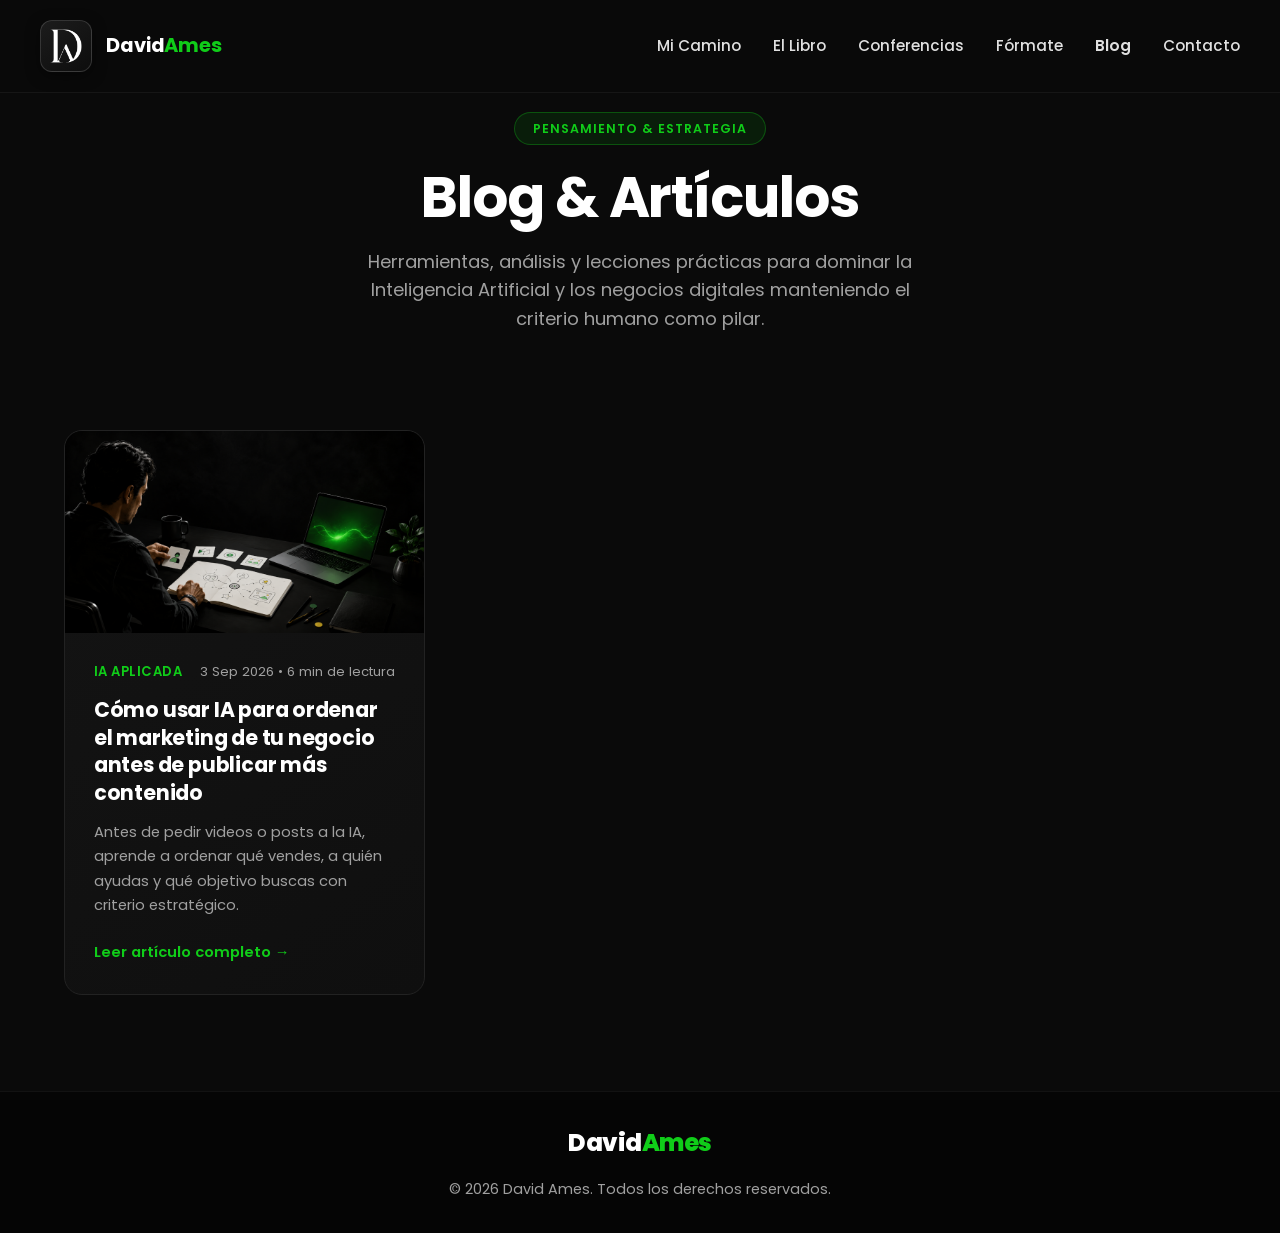
<file: blog.html>
<!DOCTYPE html>
<html lang="es">
<head>
    <meta charset="UTF-8">
    <meta name="viewport" content="width=device-width, initial-scale=1.0">

    <!-- SEO Primario -->
    <title>Blog & Estrategia | David Ames — Marketing Digital e IA</title>
    <meta name="description" content="Artículos, guías y reflexiones prácticas sobre Inteligencia Artificial, Marketing Estratégico y Criterio Humano por David Ames.">
    <meta name="keywords" content="David Ames blog, marketing digital, inteligencia artificial, liderazgo, estrategia digital, conferencias">
    <meta name="author" content="David Ames">
    <link rel="canonical" href="https://davidamesc.com/blog.html">

    <!-- Favicon -->
    <link rel="icon" type="image/png" href="logo-da.png">
    <link rel="apple-touch-icon" href="logo-da.png">

    <!-- Open Graph / Redes Sociales -->
    <meta property="og:type" content="website">
    <meta property="og:url" content="https://davidamesc.com/blog.html">
    <meta property="og:title" content="Blog & Estrategia | David Ames">
    <meta property="og:description" content="Artículos, guías y reflexiones prácticas sobre Inteligencia Artificial y Marketing con criterio humano.">
    <meta property="og:image" content="https://davidamesc.com/og-image.jpg">
    <meta property="og:locale" content="es_ES">
    <meta property="og:site_name" content="David Ames">

    <!-- Twitter / X Cards -->
    <meta name="twitter:card" content="summary_large_image">
    <meta name="twitter:url" content="https://davidamesc.com/blog.html">
    <meta name="twitter:title" content="Blog & Estrategia | David Ames">
    <meta name="twitter:description" content="Artículos y guías de IA y Marketing con propósito y criterio humano.">
    <meta name="twitter:image" content="https://davidamesc.com/og-image.jpg">

    <!-- Google Fonts: Poppins -->
    <link rel="preconnect" href="https://fonts.googleapis.com">
    <link rel="preconnect" href="https://fonts.gstatic.com" crossorigin>
    <link href="https://fonts.googleapis.com/css2?family=Poppins:wght@300;400;500;600;700;800&display=swap" rel="stylesheet">

    <link rel="stylesheet" href="styles.css?v=6">
</head>
<body>

    <!-- Header / Navbar -->
    <header id="navbar">
        <div class="nav-container">
            <a href="index.html" class="logo">
                <div class="logo-badge">
                    <img src="logo-da.png" alt="DA Monograma" class="logo-img">
                </div>
                <span class="logo-name">David<span>Ames</span></span>
            </a>
            <button class="hamburger" id="hamburger" aria-label="Abrir menú">☰</button>
            <nav class="nav-links" id="nav-links">
                <a href="index.html#mi-camino">Mi Camino</a>
                <a href="index.html#el-libro">El Libro</a>
                <a href="index.html#conferencias">Conferencias</a>
                <a href="index.html#formate">Fórmate</a>
                <a href="blog.html" class="highlight" style="font-weight: 600;">Blog</a>
                <a href="index.html#contacto">Contacto</a>
            </nav>
        </div>
    </header>

    <!-- Main Content -->
    <main>
        <!-- Hero del Blog -->
        <section class="blog-header container">
            <span class="blog-badge reveal">Pensamiento & Estrategia</span>
            <h1 class="section-title reveal">Blog & Artículos</h1>
            <p class="section-subtitle reveal">
                Herramientas, análisis y lecciones prácticas para dominar la Inteligencia Artificial y los negocios digitales manteniendo el criterio humano como pilar.
            </p>
        </section>

        <!-- Grilla de Artículos -->
        <section class="container" style="padding-left: 1.5rem; padding-right: 1.5rem;">
            <div class="blog-grid" id="blog-grid">
                
                <!-- ============================================================
                     AQUÍ SE INSERTAN LAS TARJETAS (La más reciente primero)
                     ============================================================ -->
                <article class="blog-card reveal">
                    <a href="articulos/como-usar-ia-para-ordenar-marketing-negocio.html" class="blog-card-img">
                        <img src="img/blog/como-usar-ia-para-ordenar-marketing-negocio.webp" alt="Emprendedor ordenando un mapa de marketing con inteligencia artificial" loading="lazy">
                    </a>
                    <div class="blog-card-body">
                        <div class="blog-card-meta">
                            <span class="blog-card-category">IA Aplicada</span>
                            <span class="blog-card-time">3 Sep 2026 • 6 min de lectura</span>
                        </div>
                        <h2 class="blog-card-title">
                            <a href="articulos/como-usar-ia-para-ordenar-marketing-negocio.html">Cómo usar IA para ordenar el marketing de tu negocio antes de publicar más contenido</a>
                        </h2>
                        <p class="blog-card-excerpt">
                            Antes de pedir videos o posts a la IA, aprende a ordenar qué vendes, a quién ayudas y qué objetivo buscas con criterio estratégico.
                        </p>
                        <a href="articulos/como-usar-ia-para-ordenar-marketing-negocio.html" class="blog-card-link">
                            Leer artículo completo →
                        </a>
                    </div>
                </article>

            </div>
        </section>
    </main>

    <!-- Footer -->
    <footer>
        <div class="container" style="text-align: center;">
            <div style="font-size: 1.5rem; font-weight: 800; margin-bottom: 1rem; color: var(--color-white); letter-spacing: -0.02em;">
                David<span style="color: var(--color-primary);">Ames</span>
            </div>
            <p>&copy; 2026 David Ames. Todos los derechos reservados.</p>
        </div>
    </footer>

    <!-- Scripts -->
    <script src="script.js"></script>
</body>
</html>
</file>
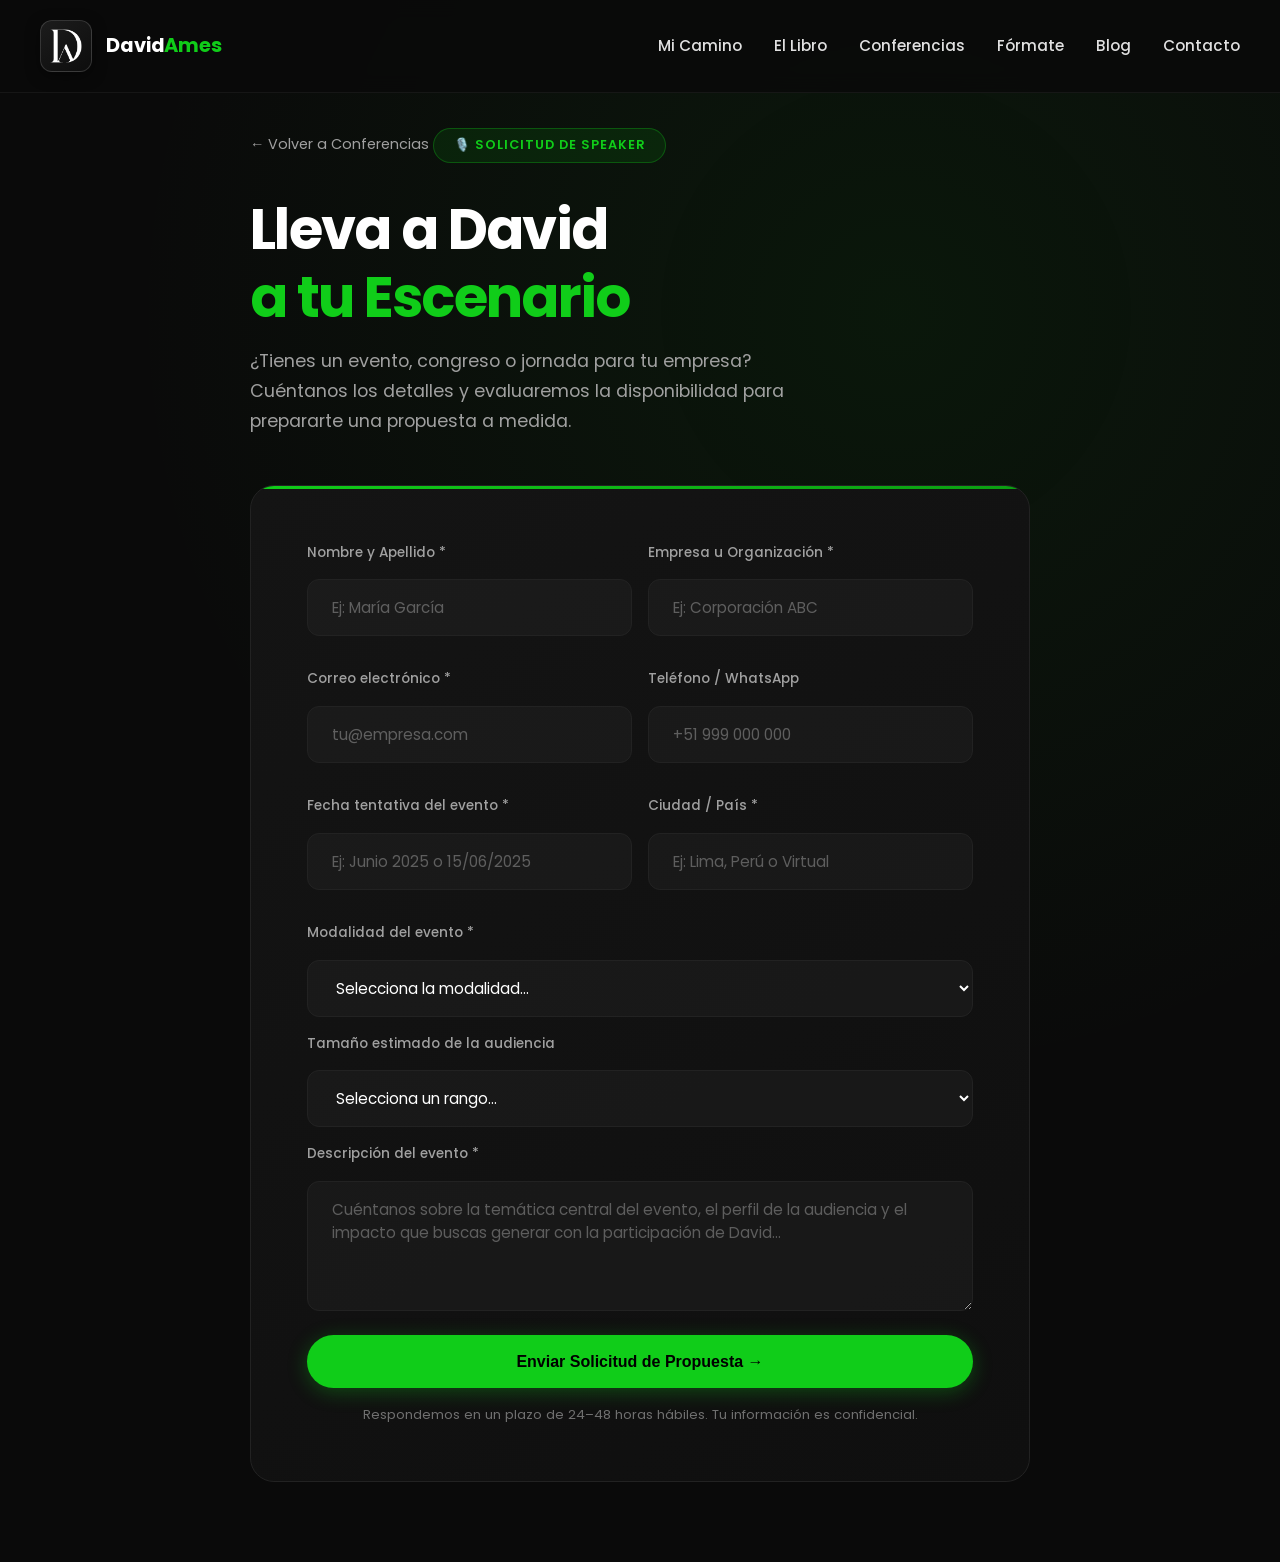
<file: booking.html>
<!DOCTYPE html>
<html lang="es">
<head>
    <meta charset="UTF-8">
    <meta name="viewport" content="width=device-width, initial-scale=1.0">

    <!-- SEO Primario -->
    <title>Solicitar Conferencia con David Ames | Speaker de Marketing e IA</title>
    <meta name="description" content="¿Quieres llevar a David Ames a tu próximo evento o congreso? Solicita tu propuesta personalizada: completa el formulario y nos ponemos en contacto en 24h.">
    <meta name="author" content="David Ames">
    <link rel="canonical" href="https://davidamesc.com/booking.html">

    <!-- Favicon -->
    <link rel="icon" type="image/svg+xml" href="favicon.svg">

    <!-- Open Graph / Facebook / WhatsApp -->
    <meta property="og:type" content="website">
    <meta property="og:url" content="https://davidamesc.com/booking.html">
    <meta property="og:title" content="Solicitar Conferencia con David Ames">
    <meta property="og:description" content="¿Quieres llevar a David Ames a tu próximo evento? Completa el formulario y recibe una propuesta personalizada en menos de 48 horas.">
    <meta property="og:image" content="https://davidamesc.com/og-image.jpg">
    <meta property="og:site_name" content="David Ames">

    <!-- Twitter / X Cards -->
    <meta name="twitter:card" content="summary_large_image">
    <meta name="twitter:title" content="Solicitar Conferencia con David Ames">
    <meta name="twitter:description" content="¿Quieres llevar a David Ames a tu próximo evento? Solicita tu propuesta personalizada.">
    <meta name="twitter:image" content="https://davidamesc.com/og-image.jpg">

    <!-- Google Fonts: Poppins -->
    <link rel="preconnect" href="https://fonts.googleapis.com">
    <link rel="preconnect" href="https://fonts.gstatic.com" crossorigin>
    <link href="https://fonts.googleapis.com/css2?family=Poppins:wght@300;400;500;600;700;800&display=swap" rel="stylesheet">
    <link rel="stylesheet" href="styles.css?v=6">
    <style>
        .booking-page {
            min-height: 100vh;
            display: flex;
            align-items: center;
            padding: 8rem 2rem 5rem;
            background: radial-gradient(circle at 70% 20%, rgba(16, 205, 25, 0.07) 0%, transparent 50%), var(--color-bg);
        }

        .booking-wrapper {
            max-width: 780px;
            margin: 0 auto;
            width: 100%;
        }

        .booking-badge {
            display: inline-block;
            background: rgba(16, 205, 25, 0.1);
            color: var(--color-primary);
            border: 1px solid rgba(16, 205, 25, 0.3);
            padding: 0.4rem 1.2rem;
            border-radius: 50px;
            font-size: 0.8rem;
            font-weight: 600;
            letter-spacing: 1px;
            text-transform: uppercase;
            margin-bottom: 1.5rem;
        }

        .booking-title {
            font-size: clamp(2.2rem, 5vw, 3.5rem);
            letter-spacing: -0.03em;
            margin-bottom: 1rem;
        }

        .booking-subtitle {
            color: var(--color-text-muted);
            font-size: 1.1rem;
            margin-bottom: 3rem;
            max-width: 600px;
            line-height: 1.7;
        }

        .booking-card {
            background: linear-gradient(145deg, #141414, #0f0f0f);
            border: 1px solid var(--color-border);
            border-radius: 24px;
            padding: clamp(2rem, 5vw, 3.5rem);
            position: relative;
            overflow: hidden;
        }

        .booking-card::before {
            content: '';
            position: absolute;
            top: 0;
            left: 0;
            width: 100%;
            height: 3px;
            background: linear-gradient(90deg, var(--color-primary), #0b9e12);
        }

        .booking-form .form-row {
            display: grid;
            grid-template-columns: repeat(auto-fit, minmax(240px, 1fr));
            gap: 1rem;
            margin-bottom: 1rem;
        }

        .booking-form .form-group {
            margin-bottom: 1rem;
        }

        .booking-form input,
        .booking-form textarea,
        .booking-form select {
            width: 100%;
            padding: 1rem 1.5rem;
            border-radius: 12px;
            border: 1px solid var(--color-border);
            background: rgba(255, 255, 255, 0.03);
            color: var(--color-white);
            font-family: inherit;
            font-size: 0.95rem;
            outline: none;
            transition: var(--transition);
        }

        .booking-form select option {
            background: #111;
            color: var(--color-white);
        }

        .booking-form input:focus,
        .booking-form textarea:focus,
        .booking-form select:focus {
            border-color: var(--color-primary);
            background: rgba(16, 205, 25, 0.04);
            box-shadow: 0 0 0 3px rgba(16, 205, 25, 0.08);
        }

        .booking-form input::placeholder,
        .booking-form textarea::placeholder {
            color: rgba(255,255,255,0.3);
        }

        .booking-form textarea {
            resize: vertical;
            min-height: 130px;
        }

        .form-label {
            display: block;
            font-size: 0.85rem;
            font-weight: 500;
            color: var(--color-text-muted);
            margin-bottom: 0.5rem;
        }

        .booking-form .btn-submit {
            width: 100%;
            margin-top: 0.5rem;
            padding: 1.1rem;
            font-size: 1rem;
        }

        .form-note {
            text-align: center;
            font-size: 0.82rem;
            color: rgba(255,255,255,0.4);
            margin-top: 1rem;
        }

        .back-link {
            display: inline-flex;
            align-items: center;
            gap: 0.5rem;
            color: var(--color-text-muted);
            font-size: 0.9rem;
            margin-bottom: 2.5rem;
            transition: var(--transition);
        }

        .back-link:hover {
            color: var(--color-primary);
        }
    </style>
</head>
<body>

    <!-- Header / Navbar -->
    <header id="navbar">
        <div class="nav-container">
            <a href="index.html" class="logo">
                <div class="logo-badge">
                    <img src="logo-da.png" alt="DA Monograma" class="logo-img">
                </div>
                <span class="logo-name">David<span>Ames</span></span>
            </a>
            <nav class="nav-links" id="nav-links">
                <a href="index.html#mi-camino">Mi Camino</a>
                <a href="index.html#el-libro">El Libro</a>
                <a href="index.html#conferencias">Conferencias</a>
                <a href="index.html#formate">Fórmate</a>
                <a href="blog.html">Blog</a>
                <a href="index.html#contacto">Contacto</a>
            </nav>
        </div>
    </header>

    <!-- Booking Page -->
    <main class="booking-page">
        <div class="booking-wrapper">

            <a href="index.html#conferencias" class="back-link">
                ← Volver a Conferencias
            </a>

            <div class="booking-badge">🎙️ Solicitud de Speaker</div>
            <h1 class="booking-title">Lleva a David<br><span class="highlight">a tu Escenario</span></h1>
            <p class="booking-subtitle">¿Tienes un evento, congreso o jornada para tu empresa? Cuéntanos los detalles y evaluaremos la disponibilidad para prepararte una propuesta a medida.</p>

            <div class="booking-card">
                <form class="booking-form" action="https://formspree.io/f/xdapkgea" method="POST">
                    <input type="hidden" name="_next" value="https://davidamesc.com/success.html">

                    <div class="form-row">
                        <div class="form-group">
                            <label class="form-label">Nombre y Apellido *</label>
                            <input type="text" name="nombre" placeholder="Ej: María García" required>
                        </div>
                        <div class="form-group">
                            <label class="form-label">Empresa u Organización *</label>
                            <input type="text" name="empresa" placeholder="Ej: Corporación ABC" required>
                        </div>
                    </div>

                    <div class="form-row">
                        <div class="form-group">
                            <label class="form-label">Correo electrónico *</label>
                            <input type="email" name="email" placeholder="tu@empresa.com" required>
                        </div>
                        <div class="form-group">
                            <label class="form-label">Teléfono / WhatsApp</label>
                            <input type="tel" name="telefono" placeholder="+51 999 000 000">
                        </div>
                    </div>

                    <div class="form-row">
                        <div class="form-group">
                            <label class="form-label">Fecha tentativa del evento *</label>
                            <input type="text" name="fecha" placeholder="Ej: Junio 2025 o 15/06/2025" required>
                        </div>
                        <div class="form-group">
                            <label class="form-label">Ciudad / País *</label>
                            <input type="text" name="ubicacion" placeholder="Ej: Lima, Perú o Virtual" required>
                        </div>
                    </div>

                    <div class="form-group">
                        <label class="form-label">Modalidad del evento *</label>
                        <select name="modalidad" required>
                            <option value="" disabled selected>Selecciona la modalidad...</option>
                            <option value="presencial">Presencial</option>
                            <option value="virtual">Virtual / Online</option>
                            <option value="hibrido">Híbrido</option>
                        </select>
                    </div>

                    <div class="form-group">
                        <label class="form-label">Tamaño estimado de la audiencia</label>
                        <select name="audiencia">
                            <option value="" disabled selected>Selecciona un rango...</option>
                            <option value="menos50">Menos de 50 personas</option>
                            <option value="50-200">50 – 200 personas</option>
                            <option value="200-500">200 – 500 personas</option>
                            <option value="mas500">Más de 500 personas</option>
                        </select>
                    </div>

                    <div class="form-group">
                        <label class="form-label">Descripción del evento *</label>
                        <textarea name="detalles" placeholder="Cuéntanos sobre la temática central del evento, el perfil de la audiencia y el impacto que buscas generar con la participación de David..." required></textarea>
                    </div>

                    <button type="submit" class="btn btn-primary btn-submit">Enviar Solicitud de Propuesta →</button>
                    <p class="form-note">Respondemos en un plazo de 24–48 horas hábiles. Tu información es confidencial.</p>

                </form>
            </div>
        </div>
    </main>

    <script src="script.js"></script>
</body>
</html>
</file>
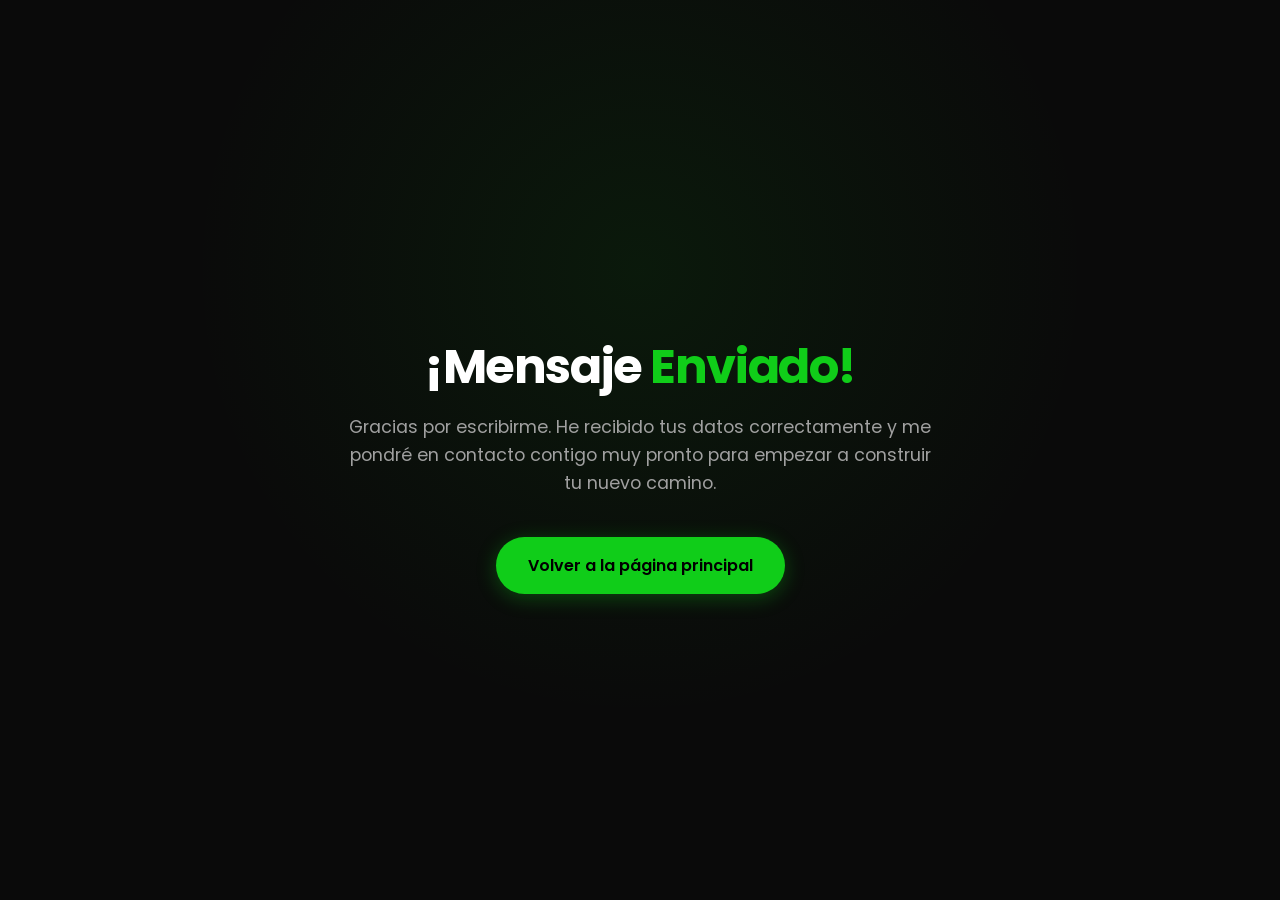
<file: success.html>
<!DOCTYPE html>
<html lang="es">
<head>
    <meta charset="UTF-8">
    <meta name="viewport" content="width=device-width, initial-scale=1.0">
    <title>David Ames | Mensaje Enviado</title>
    <link href="https://fonts.googleapis.com/css2?family=Poppins:wght@300;400;500;600;700;800&display=swap" rel="stylesheet">
    <style>
        * { box-sizing: border-box; }
        body { 
            background-color: #0a0a0a; 
            color: #fff; 
            font-family: 'Poppins', sans-serif; 
            display: flex; 
            align-items: center; 
            justify-content: center; 
            min-height: 100vh; 
            margin: 0; 
            text-align: center; 
            padding: 2rem;
            background-image: radial-gradient(circle at 50% 30%, rgba(16, 205, 25, 0.08) 0%, transparent 50%);
        }
        .container { max-width: 600px; }
        h1 { color: #fff; font-size: clamp(2rem, 5vw, 3rem); margin-bottom: 1rem; line-height: 1.2; letter-spacing: -0.03em; }
        h1 span { color: #10cd19; }
        p { color: #a0a0a0; margin-bottom: 2.5rem; font-size: 1.1rem; line-height: 1.6; }
        .btn { 
            display: inline-block; 
            background-color: #10cd19; 
            color: #000; 
            padding: 1rem 2rem; 
            border-radius: 50px; 
            text-decoration: none; 
            font-weight: 600; 
            transition: all 0.3s;
            box-shadow: 0 4px 20px rgba(16, 205, 25, 0.3);
        }
        .btn:hover { 
            background-color: #0b9e12; 
            transform: translateY(-3px); 
            box-shadow: 0 6px 25px rgba(16, 205, 25, 0.4);
        }
    </style>
</head>
<body>
    <div class="container">
        <h1>¡Mensaje <span>Enviado!</span></h1>
        <p>Gracias por escribirme. He recibido tus datos correctamente y me pondré en contacto contigo muy pronto para empezar a construir tu nuevo camino.</p>
        <a href="/" class="btn">Volver a la página principal</a>
    </div>
</body>
</html>
</file>
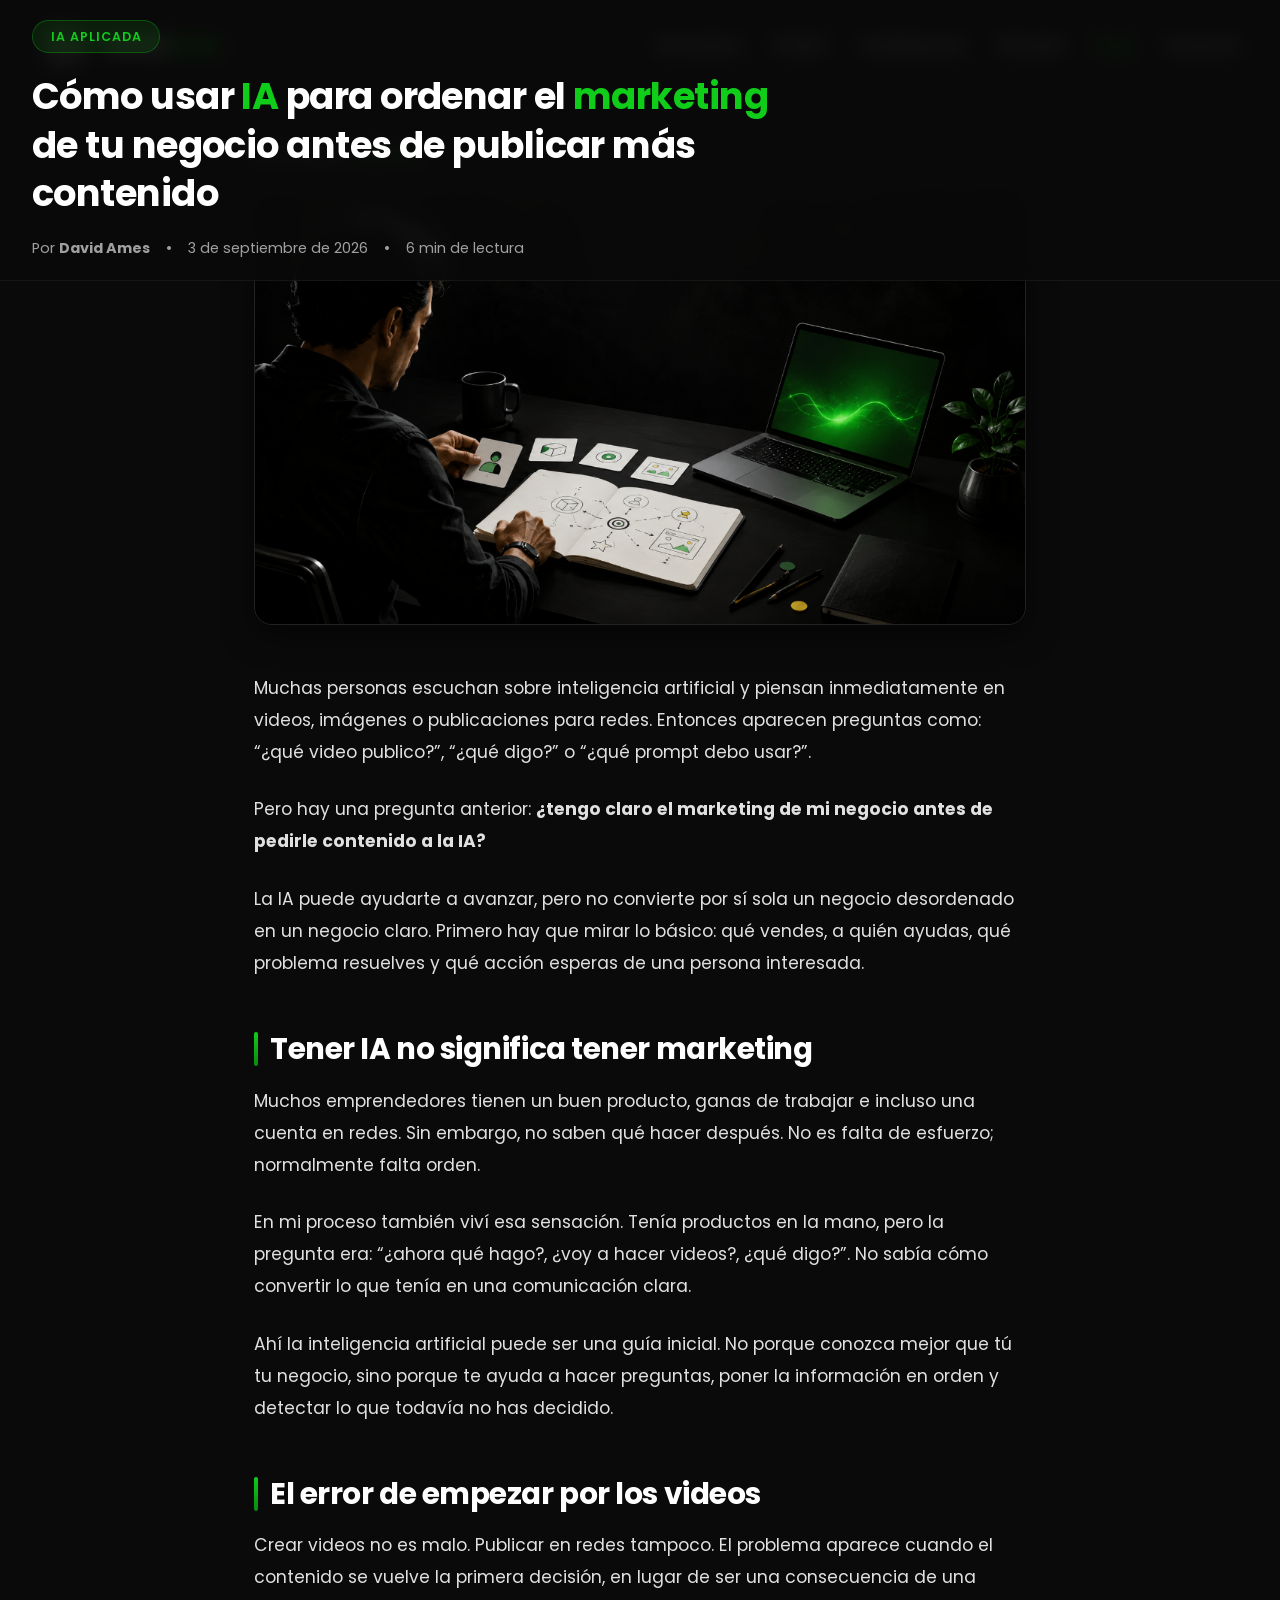
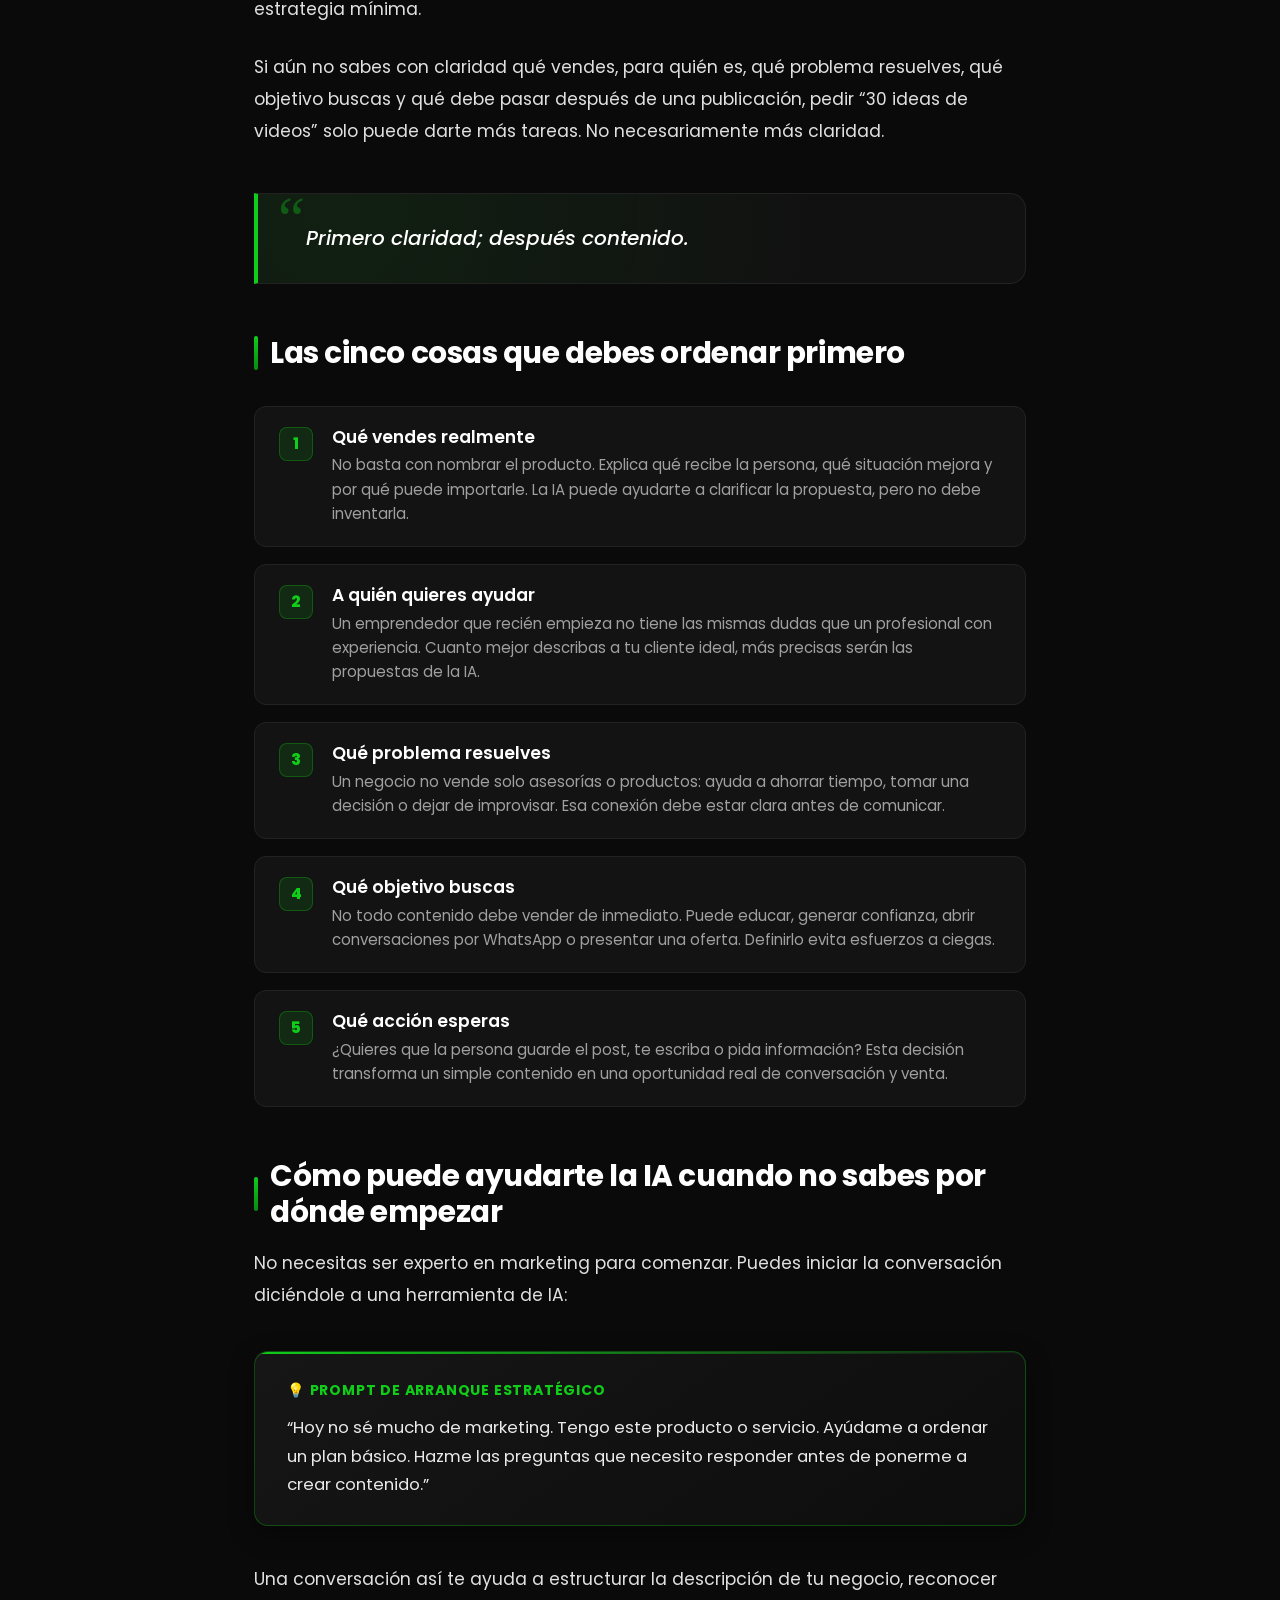
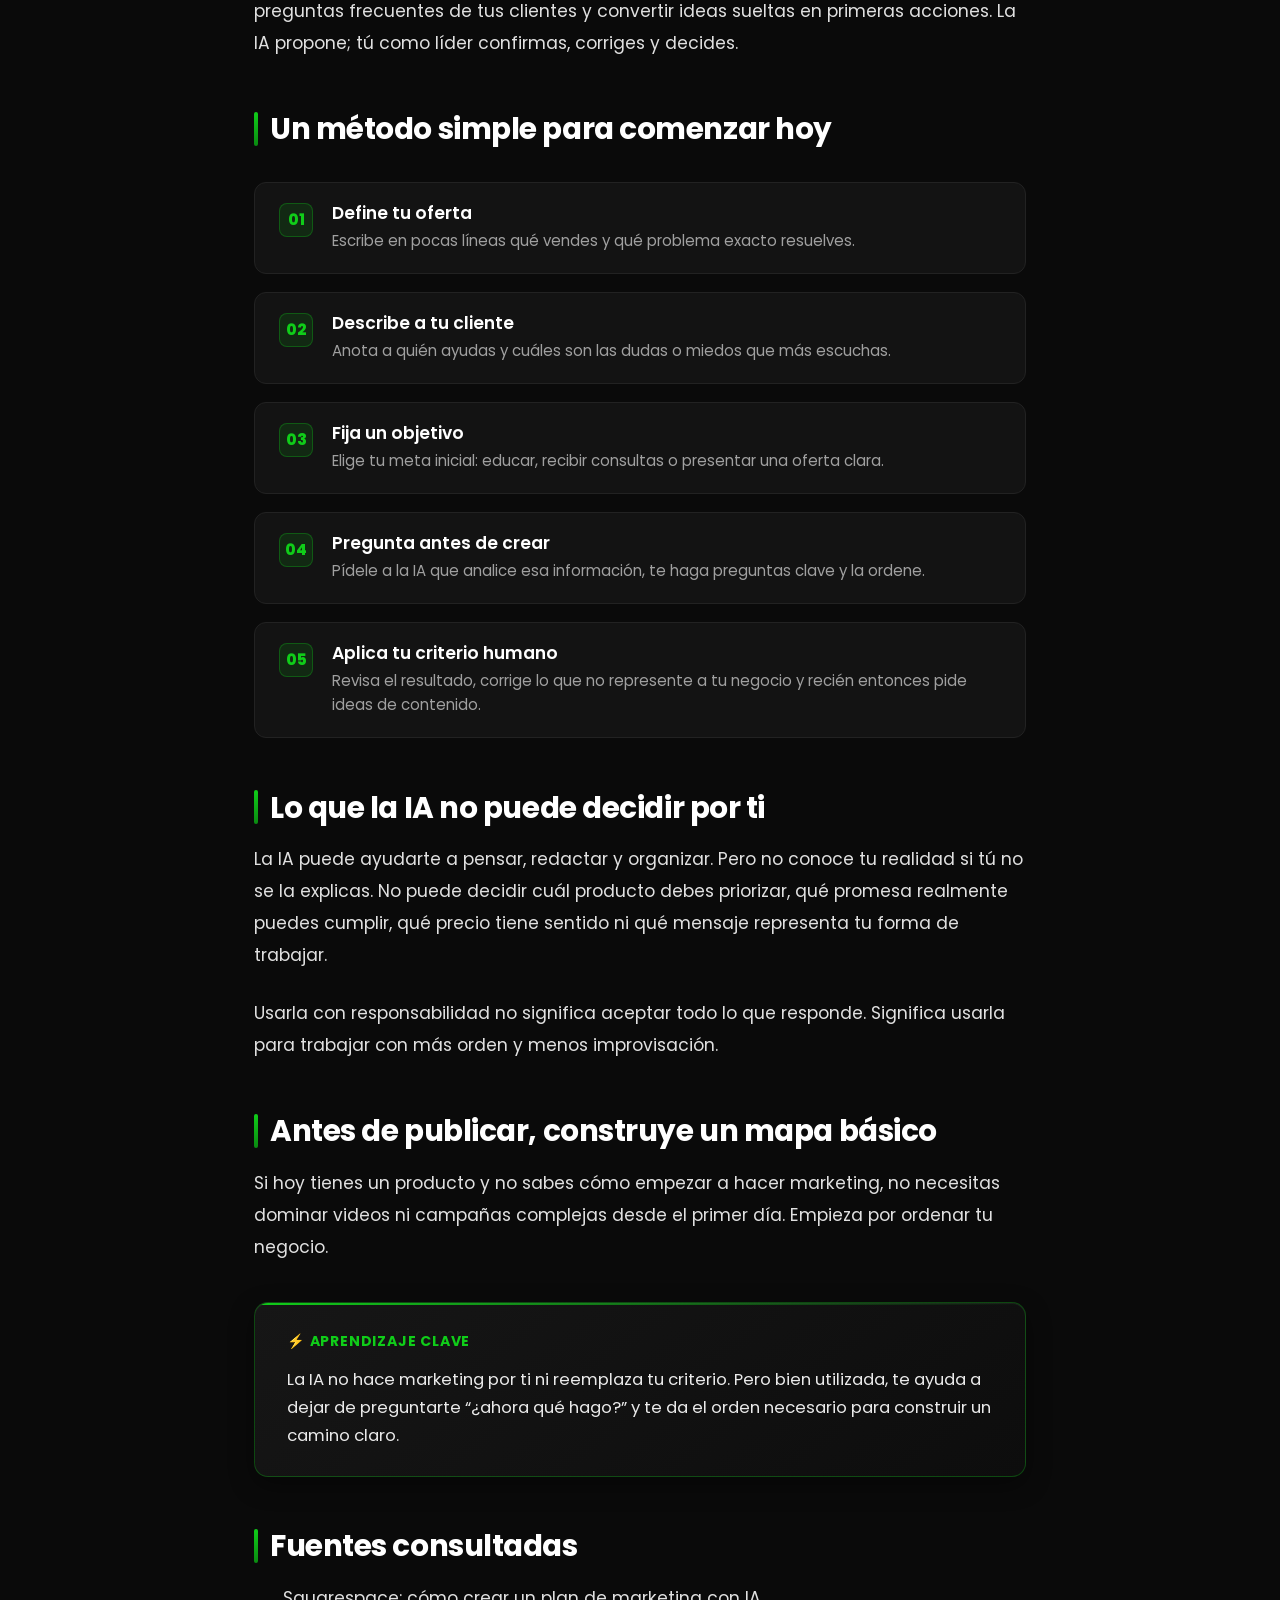
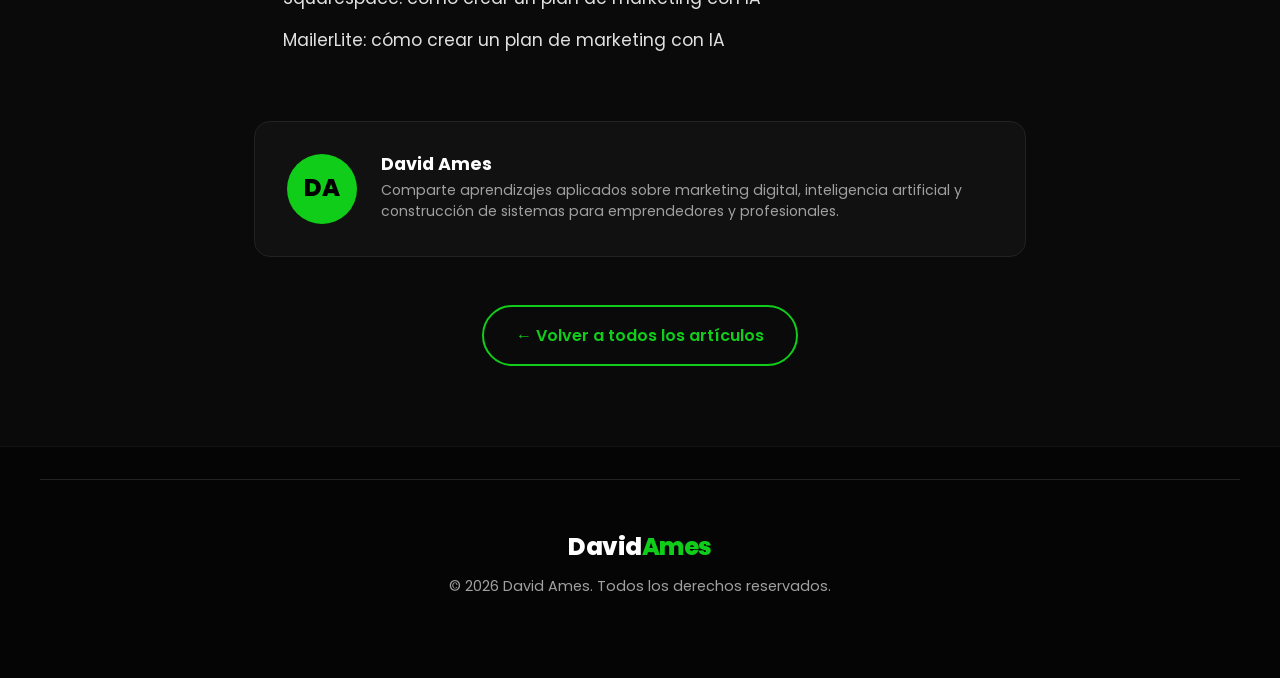
<file: articulos/como-usar-ia-para-ordenar-marketing-negocio.html>
<!DOCTYPE html>
<html lang="es">
<head>
  <meta charset="UTF-8">
  <meta name="viewport" content="width=device-width, initial-scale=1.0">
  <title>Cómo usar IA para ordenar el marketing de tu negocio | David Ames</title>
  <meta name="description" content="Aprende a usar inteligencia artificial para ordenar el marketing de tu negocio antes de crear contenido o publicar videos sin estrategia.">
  <meta name="author" content="David Ames">
  <link rel="canonical" href="https://davidamesc.com/articulos/como-usar-ia-para-ordenar-marketing-negocio.html">
  <link rel="icon" type="image/svg+xml" href="../favicon.svg">

  <meta property="og:type" content="article">
  <meta property="og:url" content="https://davidamesc.com/articulos/como-usar-ia-para-ordenar-marketing-negocio.html">
  <meta property="og:title" content="Cómo usar IA para ordenar el marketing de tu negocio | David Ames">
  <meta property="og:description" content="Antes de pedir videos a la IA, ordena qué vendes, a quién ayudas y qué objetivo buscas.">
  <meta property="og:image" content="https://davidamesc.com/img/blog/como-usar-ia-para-ordenar-marketing-negocio.webp">
  <meta property="og:locale" content="es_PE">
  <meta property="og:site_name" content="David Ames">
  <meta property="article:published_time" content="2026-09-03">
  <meta property="article:author" content="David Ames">
  <meta property="article:section" content="IA Aplicada">
  <meta name="twitter:card" content="summary_large_image">
  <meta name="twitter:title" content="Cómo usar IA para ordenar el marketing de tu negocio | David Ames">
  <meta name="twitter:description" content="Antes de pedir videos a la IA, ordena qué vendes, a quién ayudas y qué objetivo buscas.">
  <meta name="twitter:image" content="https://davidamesc.com/img/blog/como-usar-ia-para-ordenar-marketing-negocio.webp">

  <script type="application/ld+json">
  {
    "@context":"https://schema.org",
    "@type":"BlogPosting",
    "mainEntityOfPage":{"@type":"WebPage","@id":"https://davidamesc.com/articulos/como-usar-ia-para-ordenar-marketing-negocio.html"},
    "headline":"Cómo usar IA para ordenar el marketing de tu negocio antes de publicar más contenido",
    "description":"Aprende a usar inteligencia artificial para ordenar el marketing de tu negocio antes de crear contenido o publicar videos sin estrategia.",
    "image":{"@type":"ImageObject","url":"https://davidamesc.com/img/blog/como-usar-ia-para-ordenar-marketing-negocio.webp","width":1200,"height":675},
    "author":{"@type":"Person","name":"David Ames","url":"https://davidamesc.com"},
    "publisher":{"@type":"Person","name":"David Ames","url":"https://davidamesc.com"},
    "datePublished":"2026-09-03",
    "dateModified":"2026-09-03",
    "inLanguage":"es-PE"
  }
  </script>

  <link rel="preconnect" href="https://fonts.googleapis.com">
  <link rel="preconnect" href="https://fonts.gstatic.com" crossorigin>
  <link href="https://fonts.googleapis.com/css2?family=Poppins:wght@300;400;500;600;700;800&display=swap" rel="stylesheet">
  <link rel="stylesheet" href="../styles.css?v=6">
</head>
<body>
  <header id="navbar"><div class="nav-container"><a href="../index.html" class="logo"><div class="logo-badge"><img src="../logo-da.png" alt="DA Monograma" class="logo-img"></div><span class="logo-name">David<span>Ames</span></span></a><button class="hamburger" id="hamburger" aria-label="Abrir Menú">☰</button><nav class="nav-links" id="nav-links"><a href="../index.html#mi-camino">Mi Camino</a><a href="../index.html#el-libro">El Libro</a><a href="../index.html#conferencias">Conferencias</a><a href="../index.html#formate">Fórmate</a><a href="../blog.html" style="color:var(--color-primary);">Blog</a><a href="../index.html#contacto">Contacto</a></nav></div></header>

  <main style="padding-top:7rem;min-height:80vh;">
    <article class="article-container">
      <nav class="article-breadcrumbs"><a href="../index.html">Inicio</a> / <a href="../blog.html">Blog</a> / <span style="color:var(--color-primary);">IA Aplicada</span></nav>
      <header class="article-header">
        <span class="blog-badge">IA Aplicada</span>
        <h1 class="article-title">Cómo usar <span class="text-green">IA</span> para ordenar el <span class="text-green">marketing</span> de tu negocio antes de publicar más contenido</h1>
        <div class="article-header-meta">
          <span>Por <strong>David Ames</strong></span>
          <span>•</span>
          <time datetime="2026-09-03">3 de septiembre de 2026</time>
          <span>•</span>
          <span>6 min de lectura</span>
        </div>
      </header>
      <div class="article-featured-img">
        <img src="../img/blog/como-usar-ia-para-ordenar-marketing-negocio.webp" alt="Emprendedor ordenando un mapa de marketing en una libreta junto a una computadora con inteligencia artificial" width="1200" height="675">
      </div>
    <div class="article-body">
      <p>Muchas personas escuchan sobre inteligencia artificial y piensan inmediatamente en videos, imágenes o publicaciones para redes. Entonces aparecen preguntas como: “¿qué video publico?”, “¿qué digo?” o “¿qué prompt debo usar?”.</p>
      <p>Pero hay una pregunta anterior: <strong>¿tengo claro el marketing de mi negocio antes de pedirle contenido a la IA?</strong></p>
      <p>La IA puede ayudarte a avanzar, pero no convierte por sí sola un negocio desordenado en un negocio claro. Primero hay que mirar lo básico: qué vendes, a quién ayudas, qué problema resuelves y qué acción esperas de una persona interesada.</p>

      <h2>Tener IA no significa tener marketing</h2>
      <p>Muchos emprendedores tienen un buen producto, ganas de trabajar e incluso una cuenta en redes. Sin embargo, no saben qué hacer después. No es falta de esfuerzo; normalmente falta orden.</p>
      <p>En mi proceso también viví esa sensación. Tenía productos en la mano, pero la pregunta era: “¿ahora qué hago?, ¿voy a hacer videos?, ¿qué digo?”. No sabía cómo convertir lo que tenía en una comunicación clara.</p>
      <p>Ahí la inteligencia artificial puede ser una guía inicial. No porque conozca mejor que tú tu negocio, sino porque te ayuda a hacer preguntas, poner la información en orden y detectar lo que todavía no has decidido.</p>

      <h2>El error de empezar por los videos</h2>
      <p>Crear videos no es malo. Publicar en redes tampoco. El problema aparece cuando el contenido se vuelve la primera decisión, en lugar de ser una consecuencia de una estrategia mínima.</p>
      <p>Si aún no sabes con claridad qué vendes, para quién es, qué problema resuelves, qué objetivo buscas y qué debe pasar después de una publicación, pedir “30 ideas de videos” solo puede darte más tareas. No necesariamente más claridad.</p>
      
      <div class="quote-destacada">Primero claridad; después contenido.</div>

      <h2>Las cinco cosas que debes ordenar primero</h2>
      <div class="grid-pasos">
        <div class="paso-card">
          <div class="paso-num">1</div>
          <div class="paso-content">
            <h4>Qué vendes realmente</h4>
            <p>No basta con nombrar el producto. Explica qué recibe la persona, qué situación mejora y por qué puede importarle. La IA puede ayudarte a clarificar la propuesta, pero no debe inventarla.</p>
          </div>
        </div>
        <div class="paso-card">
          <div class="paso-num">2</div>
          <div class="paso-content">
            <h4>A quién quieres ayudar</h4>
            <p>Un emprendedor que recién empieza no tiene las mismas dudas que un profesional con experiencia. Cuanto mejor describas a tu cliente ideal, más precisas serán las propuestas de la IA.</p>
          </div>
        </div>
        <div class="paso-card">
          <div class="paso-num">3</div>
          <div class="paso-content">
            <h4>Qué problema resuelves</h4>
            <p>Un negocio no vende solo asesorías o productos: ayuda a ahorrar tiempo, tomar una decisión o dejar de improvisar. Esa conexión debe estar clara antes de comunicar.</p>
          </div>
        </div>
        <div class="paso-card">
          <div class="paso-num">4</div>
          <div class="paso-content">
            <h4>Qué objetivo buscas</h4>
            <p>No todo contenido debe vender de inmediato. Puede educar, generar confianza, abrir conversaciones por WhatsApp o presentar una oferta. Definirlo evita esfuerzos a ciegas.</p>
          </div>
        </div>
        <div class="paso-card">
          <div class="paso-num">5</div>
          <div class="paso-content">
            <h4>Qué acción esperas</h4>
            <p>¿Quieres que la persona guarde el post, te escriba o pida información? Esta decisión transforma un simple contenido en una oportunidad real de conversación y venta.</p>
          </div>
        </div>
      </div>

      <h2>Cómo puede ayudarte la IA cuando no sabes por dónde empezar</h2>
      <p>No necesitas ser experto en marketing para comenzar. Puedes iniciar la conversación diciéndole a una herramienta de IA:</p>
      
      <div class="tarjeta-clave">
        <div class="tarjeta-clave-title">💡 Prompt de Arranque Estratégico</div>
        <p>“Hoy no sé mucho de marketing. Tengo este producto o servicio. Ayúdame a ordenar un plan básico. Hazme las preguntas que necesito responder antes de ponerme a crear contenido.”</p>
      </div>
      
      <p>Una conversación así te ayuda a estructurar la descripción de tu negocio, reconocer preguntas frecuentes de tus clientes y convertir ideas sueltas en primeras acciones. La IA propone; tú como líder confirmas, corriges y decides.</p>

      <h2>Un método simple para comenzar hoy</h2>
      <div class="grid-pasos">
        <div class="paso-card">
          <div class="paso-num">01</div>
          <div class="paso-content">
            <h4>Define tu oferta</h4>
            <p>Escribe en pocas líneas qué vendes y qué problema exacto resuelves.</p>
          </div>
        </div>
        <div class="paso-card">
          <div class="paso-num">02</div>
          <div class="paso-content">
            <h4>Describe a tu cliente</h4>
            <p>Anota a quién ayudas y cuáles son las dudas o miedos que más escuchas.</p>
          </div>
        </div>
        <div class="paso-card">
          <div class="paso-num">03</div>
          <div class="paso-content">
            <h4>Fija un objetivo</h4>
            <p>Elige tu meta inicial: educar, recibir consultas o presentar una oferta clara.</p>
          </div>
        </div>
        <div class="paso-card">
          <div class="paso-num">04</div>
          <div class="paso-content">
            <h4>Pregunta antes de crear</h4>
            <p>Pídele a la IA que analice esa información, te haga preguntas clave y la ordene.</p>
          </div>
        </div>
        <div class="paso-card">
          <div class="paso-num">05</div>
          <div class="paso-content">
            <h4>Aplica tu criterio humano</h4>
            <p>Revisa el resultado, corrige lo que no represente a tu negocio y recién entonces pide ideas de contenido.</p>
          </div>
        </div>
      </div>

      <h2>Lo que la IA no puede decidir por ti</h2>
      <p>La IA puede ayudarte a pensar, redactar y organizar. Pero no conoce tu realidad si tú no se la explicas. No puede decidir cuál producto debes priorizar, qué promesa realmente puedes cumplir, qué precio tiene sentido ni qué mensaje representa tu forma de trabajar.</p>
      <p>Usarla con responsabilidad no significa aceptar todo lo que responde. Significa usarla para trabajar con más orden y menos improvisación.</p>

      <h2>Antes de publicar, construye un mapa básico</h2>
      <p>Si hoy tienes un producto y no sabes cómo empezar a hacer marketing, no necesitas dominar videos ni campañas complejas desde el primer día. Empieza por ordenar tu negocio.</p>
      
      <div class="tarjeta-clave">
        <div class="tarjeta-clave-title">⚡ Aprendizaje Clave</div>
        <p>La IA no hace marketing por ti ni reemplaza tu criterio. Pero bien utilizada, te ayuda a dejar de preguntarte “¿ahora qué hago?” y te da el orden necesario para construir un camino claro.</p>
      </div>

      <h2>Fuentes consultadas</h2>
      <ul><li><a href="https://es.squarespace.com/blog/como-crear-un-plan-de-marketing-con-ia" target="_blank" rel="noopener noreferrer">Squarespace: cómo crear un plan de marketing con IA</a></li><li><a href="https://www.mailerlite.com/es/blog/marketing-plan" target="_blank" rel="noopener noreferrer">MailerLite: cómo crear un plan de marketing con IA</a></li></ul>
    </div>
    <section style="margin-top:4rem;padding:2rem;background:var(--color-bg-alt);border:1px solid var(--color-border);border-radius:16px;display:flex;gap:1.5rem;align-items:center;flex-wrap:wrap;"><div style="width:70px;height:70px;border-radius:50%;background:var(--color-primary);color:#000;display:flex;align-items:center;justify-content:center;font-weight:800;font-size:1.5rem;flex-shrink:0;">DA</div><div style="flex:1;min-width:250px;"><h3 style="margin-bottom:.3rem;font-size:1.1rem;color:var(--color-white);">David Ames</h3><p style="color:var(--color-text-muted);font-size:.88rem;line-height:1.5;margin:0;">Comparte aprendizajes aplicados sobre marketing digital, inteligencia artificial y construcción de sistemas para emprendedores y profesionales.</p></div></section>
    <div style="margin-top:3rem;text-align:center;"><a href="../blog.html" class="btn btn-outline" style="border-radius:50px;">← Volver a todos los artículos</a></div>
  </article></main>
  <footer><div class="container" style="text-align:center;padding:3rem 1.5rem;border-top:1px solid var(--color-border);"><div style="font-size:1.5rem;font-weight:800;margin-bottom:.5rem;color:var(--color-white);letter-spacing:-.02em;">David<span style="color:var(--color-primary);">Ames</span></div><p style="color:var(--color-text-muted);font-size:.9rem;">&copy; 2026 David Ames. Todos los derechos reservados.</p></div></footer>
  <script src="../script.js"></script>
</body>
</html>
</file>
<file: styles.css>
/* CSS Variables */
:root {
    --color-primary: #10cd19; /* Verde */
    --color-primary-dark: #0b9e12;
    --color-accent: #FFD700; /* Amarillo */
    --color-white: #FFFFFF;
    --color-black: #000000;
    --color-bg: #0a0a0a;
    --color-bg-alt: #111111;
    --color-text: #e0e0e0;
    --color-text-muted: #a0a0a0;
    --color-border: #222222;

    --transition: all 0.3s cubic-bezier(0.25, 0.8, 0.25, 1);
    --section-padding: clamp(4rem, 10vw, 8rem) 2rem;
    --max-width: 1200px;
}

/* Reset & BaseStyles */
* {
    margin: 0;
    padding: 0;
    box-sizing: border-box;
}

html {
    scroll-behavior: smooth;
    font-size: 16px;
}

body {
    font-family: 'Poppins', sans-serif;
    background-color: var(--color-bg);
    color: var(--color-text);
    line-height: 1.6;
    overflow-x: hidden;
}

h1, h2, h3, h4, h5, h6 {
    color: var(--color-white);
    line-height: 1.2;
    font-weight: 700;
}

a {
    text-decoration: none;
    color: inherit;
}

ul {
    list-style: none;
}

img {
    max-width: 100%;
    display: block;
}

.container {
    width: 100%;
    max-width: var(--max-width);
    margin: 0 auto;
}

.section-title {
    text-align: center;
    font-size: clamp(2rem, 5vw, 3.5rem);
    margin-bottom: 1rem;
    letter-spacing: -0.02em;
}

.section-subtitle {
    text-align: center;
    color: var(--color-text-muted);
    font-size: 1.125rem;
    margin-bottom: 4rem;
    max-width: 600px;
    margin-inline: auto;
}

.highlight {
    color: var(--color-primary);
}

/* Buttons */
.btn {
    display: inline-flex;
    align-items: center;
    justify-content: center;
    padding: 1rem 2rem;
    border-radius: 50px;
    font-weight: 600;
    font-size: 1rem;
    cursor: pointer;
    transition: var(--transition);
    border: none;
    text-align: center;
}

.btn-primary {
    background-color: var(--color-primary);
    color: var(--color-black);
    box-shadow: 0 4px 20px rgba(16, 205, 25, 0.3);
}

.btn-primary:hover {
    background-color: var(--color-primary-dark);
    transform: translateY(-3px);
    box-shadow: 0 6px 25px rgba(16, 205, 25, 0.4);
}

.btn-outline {
    background-color: transparent;
    color: var(--color-primary);
    border: 2px solid var(--color-primary);
}

.btn-outline:hover {
    background-color: rgba(16, 205, 25, 0.15);
    box-shadow: 0 0 15px rgba(16, 205, 25, 0.3);
    transform: translateY(-3px);
}

.btn-text {
    color: var(--color-white);
    padding: 1rem;
    position: relative;
}

.btn-text::after {
    content: '';
    position: absolute;
    bottom: 10px;
    left: 50%;
    transform: translateX(-50%);
    width: 0;
    height: 2px;
    background-color: var(--color-primary);
    transition: var(--transition);
}

.btn-text:hover::after {
    width: 80%;
}

/* Animations */
.reveal {
    opacity: 0;
    transform: translateY(30px);
    transition: all 0.8s cubic-bezier(0.5, 0, 0, 1);
}

.reveal.active {
    opacity: 1;
    transform: translateY(0);
}

/* ---------- Navbar ---------- */
header {
    position: fixed;
    top: 0;
    left: 0;
    width: 100%;
    padding: 1.25rem 2rem;
    z-index: 1000;
    background: rgba(10, 10, 10, 0.85);
    backdrop-filter: blur(10px);
    border-bottom: 1px solid rgba(255, 255, 255, 0.05);
    transition: var(--transition);
}

.nav-container {
    display: flex;
    justify-content: space-between;
    align-items: center;
    max-width: var(--max-width);
    margin: 0 auto;
}

.logo {
    display: inline-flex;
    align-items: center;
    gap: 0.9rem;
    text-decoration: none;
    transition: var(--transition);
}

.logo-badge {
    width: 52px;
    height: 52px;
    display: flex;
    align-items: center;
    justify-content: center;
    background: linear-gradient(145deg, #1c1c1c, #0d0d0d);
    border: 1px solid rgba(255, 255, 255, 0.15);
    border-radius: 12px;
    box-shadow: 0 4px 14px rgba(0, 0, 0, 0.5);
    transition: all 0.35s cubic-bezier(0.25, 0.8, 0.25, 1);
    flex-shrink: 0;
}

.logo-badge img,
.logo-img {
    height: 35px !important;
    max-height: 35px !important;
    width: auto !important;
    object-fit: contain;
    display: block !important;
    transition: transform 0.35s ease, filter 0.35s ease;
}

.logo-name {
    font-size: 1.22rem;
    font-weight: 700;
    color: var(--color-white);
    letter-spacing: -0.01em;
}

.logo-name span {
    color: var(--color-primary);
}

.logo:hover .logo-badge {
    border-color: rgba(16, 205, 25, 0.6);
    background: linear-gradient(145deg, #222222, #0f0f0f);
    transform: translateY(-2px);
    box-shadow: 0 6px 20px rgba(0, 0, 0, 0.6), 0 0 16px rgba(16, 205, 25, 0.25);
}

.logo:hover .logo-badge img {
    transform: scale(1.08);
    filter: drop-shadow(0 0 8px rgba(16, 205, 25, 0.5));
}

.nav-links {
    display: flex;
    gap: 2rem;
}

.nav-links a {
    font-size: 0.95rem;
    font-weight: 500;
    color: var(--color-text);
    transition: var(--transition);
}

.nav-links a:hover {
    color: var(--color-primary);
}

.hamburger {
    display: none;
    cursor: pointer;
    background: none;
    border: none;
    color: var(--color-white);
    font-size: 1.5rem;
}

@media (max-width: 900px) {
    .nav-links {
        position: fixed;
        top: 70px;
        right: -100%;
        flex-direction: column;
        background: var(--color-bg-alt);
        width: 100%;
        text-align: center;
        padding: 2rem 0;
        transition: var(--transition);
        border-bottom: 1px solid var(--color-border);
        gap: 1.5rem;
    }

    .nav-links.active {
        right: 0;
    }

    .hamburger {
        display: block;
    }
}

/* ---------- Hero ---------- */
.hero {
    min-height: 100vh;
    display: flex;
    align-items: center;
    position: relative;
    padding: 8rem 2rem 4rem;
    background: radial-gradient(circle at 50% 30%, rgba(16, 205, 25, 0.08) 0%, transparent 50%), var(--color-bg);
    overflow: hidden;
}

.hero-content {
    max-width: 900px;
    margin: 0 auto;
    text-align: center;
    position: relative;
    z-index: 2;
}

.hero h1 {
    font-size: clamp(2.5rem, 8vw, 5rem);
    margin-bottom: 1.5rem;
    line-height: 1.1;
    letter-spacing: -0.03em;
}

.hero p {
    font-size: clamp(1.1rem, 2.5vw, 1.25rem);
    color: var(--color-text-muted);
    margin-bottom: 3rem;
    max-width: 700px;
    margin-inline: auto;
}

.hero-ctas {
    display: flex;
    gap: 1rem;
    justify-content: center;
    flex-wrap: wrap;
}


/* ---------- El Libro ---------- */
.book-section {
    background-color: var(--color-bg-alt);
    padding: var(--section-padding);
}

.book-container {
    display: grid;
    grid-template-columns: 1fr;
    gap: 4rem;
    align-items: center;
    max-width: 1000px;
    background: linear-gradient(145deg, #161616, #111111);
    border: 1px solid var(--color-border);
    border-radius: 24px;
    padding: clamp(2rem, 5vw, 4rem);
    margin: 0 auto;
    text-align: center;
    position: relative;
    overflow: hidden;
}

@media (min-width: 900px) {
    .book-container {
        grid-template-columns: 1.1fr 0.9fr;
        text-align: left;
    }
}

.book-container::before {
    content: '';
    position: absolute;
    top: 0;
    left: 0;
    width: 100%;
    height: 4px;
    background: linear-gradient(90deg, var(--color-primary), var(--color-accent));
}

.book-content h2 {
    font-size: clamp(2rem, 4vw, 3rem);
    margin-bottom: 1rem;
}

.book-phrase {
    font-size: 1.25rem;
    font-style: italic;
    color: var(--color-accent);
    margin-bottom: 2.5rem;
}

.progress-container {
    margin-bottom: 2.5rem;
    text-align: left;
}

.progress-label {
    display: flex;
    justify-content: space-between;
    margin-bottom: 0.5rem;
    font-weight: 500;
    font-size: 0.9rem;
    color: var(--color-text-muted);
}

.progress-bar-bg {
    width: 100%;
    height: 8px;
    background: rgba(255,255,255,0.1);
    border-radius: 4px;
    overflow: hidden;
}

.progress-fill {
    height: 100%;
    background: var(--color-primary);
    width: 0%; /* Animado por JS */
    border-radius: 4px;
    position: relative;
    box-shadow: 0 0 15px rgba(16, 205, 25, 0.5);
    transition: width 1.5s cubic-bezier(0.1, 0.7, 0.1, 1);
}

.progress-fill::after {
    content: '';
    position: absolute;
    top: 0;
    left: 0;
    right: 0;
    bottom: 0;
    background: linear-gradient(90deg, transparent, rgba(255,255,255,0.4), transparent);
    animation: shimmer 2s infinite;
}

@keyframes shimmer {
    0% { transform: translateX(-100%); }
    100% { transform: translateX(100%); }
}

/* Chapters Accordion */
.chapters-accordion {
    margin-bottom: 2.5rem;
    text-align: left;
}

.chapters-summary {
    display: inline-flex;
    align-items: center;
    padding: 0.8rem 1.5rem;
    background: rgba(255,255,255,0.05);
    border: 1px solid var(--color-border);
    border-radius: 50px;
    color: var(--color-text);
    font-weight: 500;
    cursor: pointer;
    user-select: none;
    transition: var(--transition);
}

.chapters-summary:hover {
    background: rgba(16, 205, 25, 0.1);
    color: var(--color-primary);
    border-color: rgba(16, 205, 25, 0.3);
}

.chapters-accordion[open] .chapters-summary {
    margin-bottom: 1.5rem;
    background: rgba(16, 205, 25, 0.1);
    color: var(--color-primary);
    border-color: rgba(16, 205, 25, 0.3);
}

.chapters-accordion .book-chapters {
    margin: 0;
    padding: 1.5rem;
    background: rgba(0,0,0,0.3);
    border-radius: 16px;
    border: 1px solid rgba(255,255,255,0.05);
    animation: slideDown 0.3s ease-out;
}

@keyframes slideDown {
    from { opacity: 0; transform: translateY(-10px); }
    to { opacity: 1; transform: translateY(0); }
}

.chapters-title {
    font-size: 1.1rem;
    color: var(--color-primary);
    margin-bottom: 1.2rem;
    font-weight: 600;
}

.chapters-list {
    display: flex;
    flex-direction: column;
}

.chapters-list li.chapter-item {
    display: flex;
    flex-direction: column;
    gap: 0.1rem;
    margin-bottom: 1.2rem;
}

.chapter-header {
    display: flex;
    align-items: center;
    gap: 1rem;
    color: var(--color-white);
    font-size: 1.05rem;
    font-weight: 600;
}

.chapter-subtitle {
    color: var(--color-text-muted);
    font-size: 0.85rem;
    padding-left: 2.5rem;
    line-height: 1.4;
}

.chapter-num {
    font-weight: 800;
    color: rgba(255,255,255,0.1);
    font-size: 1.5rem;
    line-height: 1;
}

/* Podcast Hype */
.podcast-hype {
    display: flex;
    align-items: center;
    gap: 1.5rem;
    text-align: left;
    background: linear-gradient(90deg, rgba(16, 205, 25, 0.1), transparent);
    padding: 1.5rem;
    border-radius: 16px;
    border-left: 4px solid var(--color-primary);
    margin-bottom: 2.5rem;
}

.podcast-icon {
    font-size: 2.5rem;
    line-height: 1;
}

.podcast-info h4 {
    font-size: 1.1rem;
    margin-bottom: 0.3rem;
    color: var(--color-white);
}

.podcast-info p {
    font-size: 0.9rem;
    color: var(--color-text-muted);
}

.optin-form {
    display: flex;
    gap: 1rem;
    flex-direction: column;
    width: 100%;
}

.optin-form input[type="email"] {
    flex-grow: 1;
    min-width: 220px;
}

@media (min-width: 600px) {
    .optin-form {
        flex-direction: row;
        flex-wrap: wrap;
    }
    .optin-form button {
        flex-shrink: 0;
    }
}

/* 3D Book Mockup */
.book-mockup-wrapper {
    position: relative;
    perspective: 1000px;
    display: flex;
    justify-content: center;
    align-items: center;
    padding: 2rem 0;
}

.book-mockup-glow {
    position: absolute;
    width: 200px;
    height: 300px;
    background: var(--color-primary);
    filter: blur(80px);
    opacity: 0.2;
    z-index: 1;
    top: 50%;
    left: 50%;
    transform: translate(-50%, -50%);
}

.book-mockup {
    position: relative;
    z-index: 2;
    width: 240px;
    height: 340px;
    background: linear-gradient(135deg, #1a1a1a, #050505);
    border-radius: 3px 12px 12px 3px;
    box-shadow: 
        inset 4px 0 10px rgba(0,0,0,0.5),
        inset -1px 0 2px rgba(255,255,255,0.1),
        30px 20px 40px rgba(0,0,0,0.8),
        -5px 0 10px rgba(16,205,25,0.2);
    transform: rotateY(-20deg) rotateX(5deg);
    transition: transform 0.5s ease, box-shadow 0.5s ease;
    border-left: 8px solid #000;
    display: flex;
    flex-direction: column;
    justify-content: center;
    align-items: center;
    text-align: center;
    padding: 2rem;
    border-right: 1px solid rgba(255,255,255,0.05);
}

@media (min-width: 900px) {
    .book-mockup {
        width: 280px;
        height: 400px;
    }
    .book-mockup-glow {
        width: 240px;
        height: 360px;
    }
}

.book-mockup:hover {
    transform: rotateY(-5deg) rotateX(0deg) scale(1.05);
    box-shadow: 
        inset 4px 0 10px rgba(0,0,0,0.5),
        inset -1px 0 2px rgba(255,255,255,0.2),
        15px 15px 30px rgba(0,0,0,0.6),
        -5px 0 10px rgba(16,205,25,0.4);
}

.book-cover {
    display: flex;
    flex-direction: column;
    align-items: center;
    justify-content: center;
    height: 100%;
    width: 100%;
    border: 1px solid rgba(255,255,255,0.05);
    padding: 1.5rem;
    border-radius: 4px 8px 8px 4px;
}

.book-author {
    color: var(--color-primary);
    font-size: 0.85rem;
    letter-spacing: 2px;
    text-transform: uppercase;
    margin-bottom: auto;
    font-weight: 500;
}

.book-title {
    font-size: 2.2rem;
    line-height: 1.1;
    margin: 2rem 0;
    font-weight: 700;
    color: var(--color-white);
}

.book-badge {
    margin-top: auto;
    background: rgba(16, 205, 25, 0.1);
    color: var(--color-primary);
    padding: 0.4rem 1rem;
    border-radius: 50px;
    font-size: 0.75rem;
    font-weight: 600;
    border: 1px solid rgba(16, 205, 25, 0.3);
    text-transform: uppercase;
}

.optin-form input {
    flex: 1;
    padding: 1rem 1.5rem;
    border-radius: 50px;
    border: 1px solid var(--color-border);
    background: rgba(0,0,0,0.5);
    color: var(--color-white);
    font-family: inherit;
    outline: none;
    transition: var(--transition);
}

.optin-form input:focus {
    border-color: var(--color-primary);
    background: rgba(0,0,0,0.8);
}

/* ---------- Mi Camino ---------- */
.timeline-section {
    padding: var(--section-padding);
    background-color: var(--color-bg);
}

.timeline {
    max-width: 800px;
    margin: 0 auto 5rem;
    position: relative;
}

.timeline::before {
    content: '';
    position: absolute;
    top: 0;
    bottom: 0;
    left: 20px;
    width: 2px;
    background: var(--color-border);
}

@media (min-width: 768px) {
    .timeline::before {
        left: 50%;
        transform: translateX(-50%);
    }
}

.timeline-item {
    position: relative;
    margin-bottom: 4rem;
    width: 100%;
}

.timeline-item:last-child {
    margin-bottom: 0;
}

.timeline-icon {
    position: absolute;
    left: 0;
    top: 0;
    width: 42px;
    height: 42px;
    background: var(--color-bg);
    border: 2px solid var(--color-primary);
    border-radius: 50%;
    display: flex;
    align-items: center;
    justify-content: center;
    font-size: 1.2rem;
    z-index: 2;
}

.timeline-content {
    margin-left: 70px;
    background: var(--color-bg-alt);
    padding: 2rem;
    border-radius: 16px;
    border: 1px solid var(--color-border);
    transition: var(--transition);
}

.timeline-content:hover {
    border-color: var(--color-primary);
    transform: translateY(-5px);
    box-shadow: 0 10px 30px rgba(0,0,0,0.5);
}

.timeline-content h3 {
    font-size: 1.5rem;
    margin-bottom: 0.5rem;
    color: var(--color-white);
}

.timeline-content p {
    color: var(--color-text-muted);
}

@media (min-width: 768px) {
    .timeline-item {
        display: flex;
        justify-content: flex-start;
        width: 100%;
    }
    .timeline-item:nth-child(even) {
        margin-left: 0;
        justify-content: flex-end;
    }
    .timeline-icon {
        left: 50%;
        transform: translateX(-50%);
    }
    .timeline-item:nth-child(odd) .timeline-content {
        width: calc(50% - 40px);
        margin-left: 0;
        margin-right: 0;
        text-align: right;
    }
    .timeline-item:nth-child(even) .timeline-content {
        width: calc(50% - 40px);
        margin-left: 0;
        margin-right: 0;
        text-align: left;
    }
}

@media (max-width: 767px) {
    .timeline::before { left: 15px; }
    .timeline-icon { width: 30px; height: 30px; font-size: 1rem; }
    .timeline-content { margin-left: 45px; padding: 1.5rem 1rem; }
    .timeline-content h3 { font-size: 1.3rem; }
}

.mantra {
    text-align: center;
    font-size: clamp(1.5rem, 3vw, 2.5rem);
    font-weight: 700;
    max-width: 900px;
    margin: 0 auto;
    line-height: 1.4;
    background: linear-gradient(135deg, var(--color-white), var(--color-text-muted));
    -webkit-background-clip: text;
    background-clip: text;
    -webkit-text-fill-color: transparent;
}

.mantra span {
    color: var(--color-primary);
    -webkit-text-fill-color: var(--color-primary);
}

/* ---------- Lo que cambio en ti ---------- */
.before-after-section {
    padding: var(--section-padding);
    background-color: var(--color-bg-alt);
}

.avatar-title {
    font-size: 1.5rem;
    color: var(--color-white);
    margin-bottom: 2rem;
    text-align: center;
    border-bottom: 1px solid rgba(255,255,255,0.05);
    padding-bottom: 1rem;
}

.ba-grid {
    display: grid;
    grid-template-columns: 1fr;
    gap: 2rem;
}

@media (min-width: 768px) {
    .ba-grid {
        grid-template-columns: 1fr 1fr;
    }
}

.ba-card {
    padding: 3rem;
    border-radius: 20px;
    background: var(--color-bg);
    border: 1px solid var(--color-border);
    position: relative;
    overflow: hidden;
    transition: var(--transition);
}

.ba-card:hover {
    transform: translateY(-5px);
}

.ba-card.before {
    border-top: 4px solid #ff4d4d;
}

.ba-card.after {
    border-top: 4px solid var(--color-primary);
}

.ba-label {
    display: inline-block;
    padding: 0.4rem 1rem;
    border-radius: 50px;
    font-size: 0.8rem;
    font-weight: 700;
    text-transform: uppercase;
    letter-spacing: 1px;
    margin-bottom: 2rem;
}

.before .ba-label { background: rgba(255, 77, 77, 0.1); color: #ff4d4d; }
.after .ba-label { background: rgba(16, 205, 25, 0.1); color: var(--color-primary); }

.ba-card h3 {
    font-size: 1.8rem;
    margin-bottom: 1rem;
}

.ba-list {
    margin-top: 1.5rem;
}

.ba-list li {
    position: relative;
    padding-left: 2rem;
    margin-bottom: 1rem;
    color: var(--color-text-muted);
}

.ba-list li::before {
    content: '✕';
    position: absolute;
    left: 0;
    top: 0;
    color: #ff4d4d;
    font-weight: bold;
}

.after .ba-list li::before {
    content: '✓';
    color: var(--color-primary);
}

.after .ba-list li {
    color: var(--color-text);
}

/* ---------- Conferencias ---------- */
.conferences-section {
    padding: var(--section-padding);
    background-color: var(--color-bg);
    position: relative;
    overflow: hidden;
}

.conf-grid {
    display: grid;
    grid-template-columns: 1fr;
    gap: 4rem;
    align-items: center;
}

@media (min-width: 900px) {
    .conf-grid {
        grid-template-columns: 1fr 1fr;
    }
}

.conf-badge {
    display: inline-block;
    padding: 0.5rem 1.2rem;
    background: rgba(16, 205, 25, 0.1);
    color: var(--color-primary);
    border-radius: 50px;
    font-size: 0.85rem;
    font-weight: 700;
    text-transform: uppercase;
    letter-spacing: 1px;
    margin-bottom: 1.5rem;
    border: 1px solid rgba(16, 205, 25, 0.3);
}

.conf-content h2 {
    font-size: clamp(2.5rem, 5vw, 4rem);
    margin-bottom: 1.5rem;
    line-height: 1.1;
}

.conf-content p {
    font-size: 1.2rem;
    color: var(--color-text-muted);
    margin-bottom: 2rem;
}

.conf-features-list {
    display: flex;
    flex-direction: column;
    gap: 1rem;
    margin-bottom: 3rem;
}

.conf-feature {
    display: flex;
    align-items: center;
    gap: 1rem;
    font-size: 1.1rem;
    color: var(--color-white);
}

.conf-feature span {
    color: var(--color-primary);
    font-size: 1.2rem;
    font-weight: bold;
}

.conf-feature strong {
    font-weight: 600;
}

.conf-image-wrapper {
    position: relative;
    width: 100%;
    border-radius: 24px;
}

.conf-image {
    width: 100%;
    border-radius: 24px;
    position: relative;
    z-index: 2;
    box-shadow: 0 20px 50px rgba(0,0,0,0.5);
    border: 1px solid rgba(255,255,255,0.05); /* Soft premium border */
}

.conf-image-glow {
    position: absolute;
    top: 50%;
    left: 50%;
    transform: translate(-50%, -50%);
    width: 80%;
    height: 80%;
    background: var(--color-primary);
    filter: blur(100px);
    opacity: 0.15;
    z-index: 1;
}

/* ---------- Fórmate ---------- */
.formate-section {
    padding: var(--section-padding);
    background-color: var(--color-bg-alt);
}

.pillars-grid {
    display: grid;
    grid-template-columns: 1fr;
    gap: 2rem;
}

@media (min-width: 768px) {
    .pillars-grid {
        grid-template-columns: 1fr 1fr;
    }
}

.pillar-card {
    background: linear-gradient(180deg, var(--color-bg), #050505);
    border: 1px solid var(--color-border);
    border-radius: 24px;
    padding: 3rem;
    transition: var(--transition);
    display: flex;
    flex-direction: column;
    height: 100%;
}

.pillar-card:hover {
    border-color: rgba(16, 205, 25, 0.3);
    box-shadow: 0 10px 40px rgba(0,0,0,0.4);
}

.pillar-icon {
    width: 60px;
    height: 60px;
    background: rgba(16, 205, 25, 0.1);
    color: var(--color-primary);
    border-radius: 16px;
    display: flex;
    align-items: center;
    justify-content: center;
    font-size: 1.8rem;
    margin-bottom: 1.5rem;
}

.pillar-card h3 {
    font-size: 1.8rem;
    margin-bottom: 1rem;
}

.pillar-card > p {
    color: var(--color-text-muted);
    margin-bottom: 2rem;
    flex-grow: 1;
}

.course-features {
    display: flex;
    flex-direction: column;
    gap: 1rem;
    margin-bottom: 2.5rem;
    margin-top: auto;
}

.course-features li {
    position: relative;
    padding-left: 1.8rem;
    color: var(--color-text);
    font-size: 0.95rem;
}

.course-features li::before {
    content: '✓';
    position: absolute;
    left: 0;
    top: 0;
    color: var(--color-primary);
    font-weight: bold;
    font-size: 1.1rem;
}

.course-features strong {
    color: var(--color-white);
    font-weight: 600;
}

.pillar-card .btn {
    width: 100%;
}

/* ---------- Testimonios ---------- */
.testimonials-section {
    padding: var(--section-padding);
    background-color: var(--color-bg);
}

.test-grid {
    display: grid;
    grid-template-columns: 1fr;
    gap: 2rem;
}

@media (min-width: 768px) {
    .test-grid {
        grid-template-columns: repeat(auto-fit, minmax(300px, 1fr));
    }
}

.test-card {
    background: var(--color-bg-alt);
    padding: 2.5rem;
    border-radius: 20px;
    border: 1px solid var(--color-border);
    position: relative;
}

.quote-icon {
    position: absolute;
    top: 1.5rem;
    right: 1.5rem;
    font-size: 3rem;
    color: rgba(255,255,255,0.05);
    line-height: 1;
}

.test-text {
    font-size: 1.05rem;
    font-style: italic;
    margin-bottom: 2rem;
    color: var(--color-text);
    position: relative;
    z-index: 1;
}

.test-author {
    display: flex;
    align-items: center;
    gap: 1rem;
}

.author-avatar {
    width: 50px;
    height: 50px;
    border-radius: 50%;
    background: var(--color-border);
    display: flex;
    align-items: center;
    justify-content: center;
    color: var(--color-white);
    font-weight: 700;
}

.author-info h4 {
    font-size: 1rem;
    margin-bottom: 0.2rem;
}

.author-info p {
    font-size: 0.85rem;
    color: var(--color-text-muted);
}

/* ---------- Agenda ---------- */
.agenda-section {
    padding: clamp(4rem, 10vw, 8rem) 2rem;
    background: radial-gradient(circle at center, rgba(16, 205, 25, 0.1) 0%, #050505 80%);
    border-top: 1px solid rgba(16, 205, 25, 0.2);
    border-bottom: 1px solid rgba(16, 205, 25, 0.2);
    text-align: center;
    position: relative;
}

.agenda-content {
    max-width: 700px;
    margin: 0 auto;
}

.agenda-content h2 {
    font-size: clamp(2rem, 4vw, 3.5rem);
    margin-bottom: 1rem;
}

.agenda-content p {
    font-size: 1.2rem;
    margin-bottom: 3rem;
    color: rgba(255,255,255,0.8);
}

/* ---------- Contacto y Footer ---------- */
.contact-section {
    padding: var(--section-padding);
    background-color: var(--color-bg-alt);
}

.contact-grid {
    display: grid;
    grid-template-columns: 1fr;
    gap: 4rem;
    max-width: 1000px;
    margin: 0 auto;
}

@media (min-width: 768px) {
    .contact-grid {
        grid-template-columns: 1fr 1fr;
    }
}

.contact-info h2 {
    font-size: clamp(2rem, 4vw, 3rem);
    margin-bottom: 1rem;
}

.contact-info p {
    color: var(--color-text-muted);
    margin-bottom: 2rem;
    font-size: 1.1rem;
}

.social-links {
    display: flex;
    gap: 1rem;
    flex-wrap: wrap;
}

.social-btn {
    display: flex;
    align-items: center;
    justify-content: center;
    width: 45px;
    height: 45px;
    border-radius: 50%;
    background: var(--color-bg);
    border: 1px solid var(--color-border);
    color: var(--color-white);
    transition: var(--transition);
}

.social-btn:hover {
    background: var(--color-primary);
    color: var(--color-black);
    border-color: var(--color-primary);
    transform: translateY(-3px);
}

.contact-form {
    display: flex;
    flex-direction: column;
    gap: 1.5rem;
}

.form-group {
    display: flex;
    flex-direction: column;
    gap: 0.5rem;
}

.form-group input,
.form-group textarea {
    width: 100%;
    padding: 1rem;
    border-radius: 12px;
    border: 1px solid var(--color-border);
    background: var(--color-bg);
    color: var(--color-white);
    font-family: inherit;
    resize: vertical;
    transition: var(--transition);
}

.form-group input:focus,
.form-group textarea:focus {
    outline: none;
    border-color: var(--color-primary);
}

footer {
    background-color: #050505;
    padding: 2rem;
    text-align: center;
    border-top: 1px solid rgba(255,255,255,0.05);
}

footer p {
    color: var(--color-text-muted);
    font-size: 0.9rem;
}

/* ---------- Comunidad WhatsApp ---------- */
.whatsapp-section {
    padding: var(--section-padding);
    background-color: var(--color-bg);
}

.whatsapp-card {
    background: linear-gradient(135deg, #070f08 0%, #083d0b 50%, #10cd19 100%);
    border-radius: 24px;
    padding: 5rem 2rem;
    text-align: center;
    max-width: 850px;
    margin: 0 auto;
    box-shadow: 0 20px 60px rgba(16, 205, 25, 0.25), 0 0 0 1px rgba(16, 205, 25, 0.15);
    border: 1px solid rgba(16, 205, 25, 0.2);
    position: relative;
    overflow: hidden;
}

.whatsapp-card::before {
    content: '';
    position: absolute;
    top: -60px;
    right: -60px;
    width: 220px;
    height: 220px;
    border-radius: 50%;
    background: rgba(16, 205, 25, 0.15);
    filter: blur(40px);
    pointer-events: none;
}

.whatsapp-card h2 {
    font-size: clamp(2rem, 5vw, 3rem);
    color: var(--color-white);
    margin-bottom: 0.5rem;
}

.whatsapp-card p {
    font-size: 1.1rem;
    color: rgba(255, 255, 255, 0.9);
    margin-bottom: 2.5rem;
}

.btn-whatsapp {
    display: inline-flex;
    align-items: center;
    justify-content: center;
    padding: 1rem 2.5rem;
    border-radius: 50px;
    font-weight: 700;
    font-size: 1.1rem;
    cursor: pointer;
    text-align: center;
    background-color: var(--color-black);
    color: var(--color-primary);
    box-shadow: 0 8px 20px rgba(0,0,0,0.4);
    border: 2px solid rgba(16, 205, 25, 0.4);
    transition: var(--transition);
    position: relative;
    z-index: 1;
}

.btn-whatsapp:hover {
    background-color: var(--color-primary);
    color: var(--color-black);
    border-color: var(--color-primary);
    transform: translateY(-3px);
    box-shadow: 0 12px 30px rgba(16, 205, 25, 0.4);
}

/* ---------- Responsive Mobile Pequeño (<375px) ---------- */
@media (max-width: 375px) {
    .whatsapp-card {
        padding: 3rem 1.25rem;
    }

    .whatsapp-card h2 {
        font-size: 1.8rem;
    }

    .btn-whatsapp {
        width: 100%;
        font-size: 1rem;
        padding: 0.9rem 1.25rem;
    }

    .pillar-card,
    .ba-card,
    .test-card {
        padding: 1.5rem 1rem;
    }

    .hero {
        padding: 7rem 1.25rem 3rem;
    }

    .btn {
        padding: 0.85rem 1.5rem;
        font-size: 0.9rem;
    }
}

/* ---------- Responsive Tablet (600-900px) ---------- */
@media (min-width: 600px) and (max-width: 900px) {
    .whatsapp-card {
        padding: 4rem 2.5rem;
    }

    .pillars-grid {
        grid-template-columns: 1fr;
    }
}

/* ==========================================================================
   Blog & Artículos (Arquitectura Estática davidamesc.com)
   ========================================================================== */
.blog-header {
    padding-top: 7rem;
    padding-bottom: 2rem;
    text-align: center;
}

.blog-badge {
    display: inline-block;
    background: rgba(16, 205, 25, 0.1);
    color: var(--color-primary);
    border: 1px solid rgba(16, 205, 25, 0.3);
    padding: 0.35rem 1.1rem;
    border-radius: 50px;
    font-size: 0.78rem;
    font-weight: 600;
    letter-spacing: 1px;
    text-transform: uppercase;
    margin-bottom: 1.2rem;
}

.blog-grid {
    display: grid;
    grid-template-columns: repeat(auto-fill, minmax(320px, 1fr));
    gap: 2.2rem;
    padding-bottom: 6rem;
}

.blog-card {
    background: linear-gradient(145deg, #141414, #0f0f0f);
    border: 1px solid var(--color-border);
    border-radius: 18px;
    overflow: hidden;
    display: flex;
    flex-direction: column;
    transition: var(--transition);
    position: relative;
}

.blog-card:hover {
    border-color: rgba(16, 205, 25, 0.4);
    transform: translateY(-6px);
    box-shadow: 0 12px 35px rgba(0, 0, 0, 0.6), 0 0 20px rgba(16, 205, 25, 0.15);
}

.blog-card-img {
    display: block;
    overflow: hidden;
    aspect-ratio: 16 / 9;
    background: #0d0d0d;
}

.blog-card-img img {
    width: 100%;
    height: 100%;
    object-fit: cover;
    transition: transform 0.5s cubic-bezier(0.25, 0.8, 0.25, 1);
}

.blog-card:hover .blog-card-img img {
    transform: scale(1.05);
}

.blog-card-body {
    padding: 1.8rem;
    display: flex;
    flex-direction: column;
    flex-grow: 1;
}

.blog-card-meta {
    display: flex;
    justify-content: space-between;
    align-items: center;
    margin-bottom: 0.85rem;
    font-size: 0.82rem;
}

.blog-card-category {
    color: var(--color-primary);
    font-weight: 600;
    text-transform: uppercase;
    letter-spacing: 0.5px;
}

.blog-card-time {
    color: var(--color-text-muted);
}

.blog-card-title {
    font-size: 1.28rem;
    font-weight: 700;
    line-height: 1.35;
    margin-bottom: 0.85rem;
    letter-spacing: -0.01em;
}

.blog-card-title a {
    color: var(--color-white);
    transition: var(--transition);
}

.blog-card-title a:hover {
    color: var(--color-primary);
}

.blog-card-excerpt {
    color: var(--color-text-muted);
    font-size: 0.92rem;
    line-height: 1.65;
    margin-bottom: 1.5rem;
    flex-grow: 1;
}

.blog-card-link {
    color: var(--color-primary);
    font-weight: 600;
    font-size: 0.92rem;
    display: inline-flex;
    align-items: center;
    gap: 0.4rem;
    transition: var(--transition);
}

.blog-card-link:hover {
    gap: 0.7rem;
    color: var(--color-white);
}

/* Estilos de Lectura de Artículos (/articulos/<slug>.html) */
.article-container {
    max-width: 820px;
    margin: 0 auto;
    padding: 2rem 1.5rem 5rem;
}

.article-breadcrumbs {
    font-size: 0.85rem;
    color: var(--color-text-muted);
    margin-bottom: 1.5rem;
}

.article-breadcrumbs a {
    color: var(--color-text-muted);
    transition: var(--transition);
}

.article-breadcrumbs a:hover {
    color: var(--color-primary);
}

.article-header {
    margin-bottom: 2.5rem;
}

.article-header h1 {
    font-size: clamp(2rem, 5vw, 3rem);
    line-height: 1.2;
    margin-bottom: 1rem;
    letter-spacing: -0.02em;
}

.article-header-meta {
    display: flex;
    gap: 1rem;
    align-items: center;
    color: var(--color-text-muted);
    font-size: 0.9rem;
    flex-wrap: wrap;
}

.article-featured-img {
    border-radius: 18px;
    overflow: hidden;
    margin-bottom: 3rem;
    border: 1px solid var(--color-border);
    box-shadow: 0 10px 30px rgba(0, 0, 0, 0.5);
}

.article-featured-img img {
    width: 100%;
    height: auto;
    display: block;
}

.article-body {
    font-size: 1.08rem;
    line-height: 1.85;
    color: var(--color-text);
}

.article-body h2 {
    font-size: clamp(1.55rem, 3vw, 2.1rem);
    margin: 2.8rem 0 1rem;
    color: var(--color-white);
    letter-spacing: -0.01em;
}

.article-body h3 {
    font-size: 1.35rem;
    margin: 2rem 0 0.8rem;
    color: var(--color-white);
}

.article-body p {
    margin-bottom: 1.6rem;
}

.article-body ul, .article-body ol {
    margin: 1.2rem 0 1.8rem 1.8rem;
}

.article-body li {
    margin-bottom: 0.6rem;
    color: var(--color-text);
}

.article-body blockquote {
    border-left: 3px solid var(--color-primary);
    padding: 1.2rem 1.6rem;
    margin: 2.2rem 0;
    background: rgba(16, 205, 25, 0.05);
    border-radius: 0 14px 14px 0;
    font-style: italic;
    color: var(--color-white);
}

.article-highlight-box {
    background: linear-gradient(145deg, #141414, #0f0f0f);
    border: 1px solid var(--color-border);
    border-left: 4px solid var(--color-primary);
    padding: 1.8rem;
    border-radius: 14px;
    margin: 2.5rem 0;
}

.article-author-box {
    margin-top: 4.5rem;
    padding: 2rem;
    background: var(--color-bg-alt);
    border: 1px solid var(--color-border);
    border-radius: 16px;
    display: flex;
    gap: 1.5rem;
    align-items: center;
    flex-wrap: wrap;
}

.article-author-avatar {
    width: 68px;
    height: 68px;
    border-radius: 50%;
    background: var(--color-primary);
    color: #000;
    display: flex;
    align-items: center;
    justify-content: center;
    font-weight: 800;
    font-size: 1.4rem;
    flex-shrink: 0;
}

/* ==========================================================================
   Optimizaciones Responsivas de Lectura (Desktop, Tablet y Celular)
   ========================================================================== */
.article-header h1,
.article-title {
    font-size: clamp(1.55rem, 3.2vw, 2.3rem) !important;
    line-height: 1.32 !important;
    margin-bottom: 1.2rem !important;
    letter-spacing: -0.015em !important;
    font-weight: 700 !important;
    max-width: 760px;
}

@media (max-width: 768px) {
    .article-container {
        padding: 1.5rem 1.25rem 4rem;
    }
    
    .article-body {
        font-size: 1.02rem;
        line-height: 1.75;
    }
    
    .article-body h2 {
        font-size: 1.4rem;
        margin: 2rem 0 0.8rem;
    }
    
    .article-body h3 {
        font-size: 1.2rem;
    }
    
    .article-featured-img {
        margin-bottom: 2rem;
        border-radius: 14px;
    }
    
    .article-author-box {
        padding: 1.5rem;
        gap: 1.2rem;
    }
}

@media (max-width: 600px) {
    .logo {
        gap: 0.65rem;
    }
    
    .logo-badge {
        width: 44px;
        height: 44px;
        border-radius: 10px;
    }
    
    .logo-badge img,
    .logo-img {
        height: 29px !important;
        max-height: 29px !important;
    }
    
    .logo-name {
        font-size: 1.08rem;
    }
    
    .article-header h1,
    .article-title {
        font-size: 1.55rem !important;
        line-height: 1.3 !important;
    }
    
    .article-container {
        padding: 1.25rem 1rem 3.5rem;
    }
}

/* ==========================================================================
   Componentes Editoriales Enriquecidos (Plantilla Editorial David Ames)
   ========================================================================== */

/* Subtítulos H2 con indicador de diseño */
.article-body h2 {
    font-size: clamp(1.45rem, 2.5vw, 1.85rem) !important;
    margin: 3.2rem 0 1.2rem !important;
    color: var(--color-white) !important;
    letter-spacing: -0.015em !important;
    display: flex !important;
    align-items: center !important;
    gap: 0.75rem !important;
}

.article-body h2::before {
    content: '';
    display: inline-block;
    width: 4px;
    height: 1.15em;
    background: linear-gradient(180deg, var(--color-primary), #0a8a11);
    border-radius: 4px;
    flex-shrink: 0;
}

/* Subtítulos H3 diferenciados con tono verde menta suave */
.article-body h3 {
    font-size: 1.22rem !important;
    margin: 2.2rem 0 0.75rem !important;
    color: #6ee777 !important;
    font-weight: 600 !important;
    letter-spacing: -0.01em !important;
}

/* Tarjeta de Idea Clave / Resumen (Callout) */
.tarjeta-clave {
    background: linear-gradient(145deg, #161616, #0d0d0d);
    border: 1px solid rgba(16, 205, 25, 0.3);
    border-radius: 14px;
    padding: 1.6rem 2rem;
    margin: 2.4rem 0;
    box-shadow: 0 8px 24px rgba(0, 0, 0, 0.4), inset 0 1px 0 rgba(255, 255, 255, 0.05);
    position: relative;
    overflow: hidden;
}

.tarjeta-clave::after {
    content: '';
    position: absolute;
    top: 0;
    left: 0;
    width: 100%;
    height: 2px;
    background: linear-gradient(90deg, var(--color-primary), transparent);
}

.tarjeta-clave-title {
    display: flex;
    align-items: center;
    gap: 0.5rem;
    font-size: 0.88rem;
    font-weight: 700;
    color: var(--color-primary);
    text-transform: uppercase;
    letter-spacing: 0.8px;
    margin-bottom: 0.7rem;
}

.tarjeta-clave p {
    margin: 0 !important;
    color: #eaeaea !important;
    font-size: 1.04rem !important;
    line-height: 1.7 !important;
}

/* Cita Destacada de Gran Impacto */
.quote-destacada {
    margin: 2.8rem 0;
    padding: 1.8rem 2.2rem 1.8rem 3rem;
    background: radial-gradient(circle at 10% 20%, rgba(16, 205, 25, 0.08) 0%, transparent 70%), #111111;
    border: 1px solid var(--color-border);
    border-left: 4px solid var(--color-primary);
    border-radius: 0 16px 16px 0;
    font-size: 1.25rem;
    font-style: italic;
    font-weight: 500;
    color: var(--color-white);
    line-height: 1.6;
    position: relative;
}

.quote-destacada::before {
    content: '“';
    font-size: 3.8rem;
    color: var(--color-primary);
    opacity: 0.35;
    position: absolute;
    top: -5px;
    left: 14px;
    font-family: Georgia, serif;
    line-height: 1;
}

/* Grilla de Micro-Tarjetas para Listas y Pasos */
.grid-pasos {
    display: grid;
    grid-template-columns: 1fr;
    gap: 1.1rem;
    margin: 2.2rem 0;
}

.paso-card {
    background: #131313;
    border: 1px solid var(--color-border);
    border-radius: 12px;
    padding: 1.25rem 1.5rem;
    display: flex;
    gap: 1.2rem;
    align-items: flex-start;
    transition: var(--transition);
}

.paso-card:hover {
    border-color: rgba(16, 205, 25, 0.45);
    transform: translateX(4px);
    background: #171717;
    box-shadow: 0 4px 18px rgba(0, 0, 0, 0.4);
}

.paso-num {
    width: 34px;
    height: 34px;
    border-radius: 8px;
    background: rgba(16, 205, 25, 0.12);
    color: var(--color-primary);
    border: 1px solid rgba(16, 205, 25, 0.3);
    display: flex;
    align-items: center;
    justify-content: center;
    font-weight: 800;
    font-size: 0.95rem;
    flex-shrink: 0;
}

.paso-content h4 {
    font-size: 1.08rem;
    color: var(--color-white);
    margin-bottom: 0.35rem;
    font-weight: 600;
}

.paso-content p {
    margin: 0 !important;
    color: var(--color-text-muted) !important;
    font-size: 0.94rem !important;
    line-height: 1.6 !important;
}

/* Palabras destacadas con acento verde en títulos */
.text-green {
    color: var(--color-primary);
}
</file>
